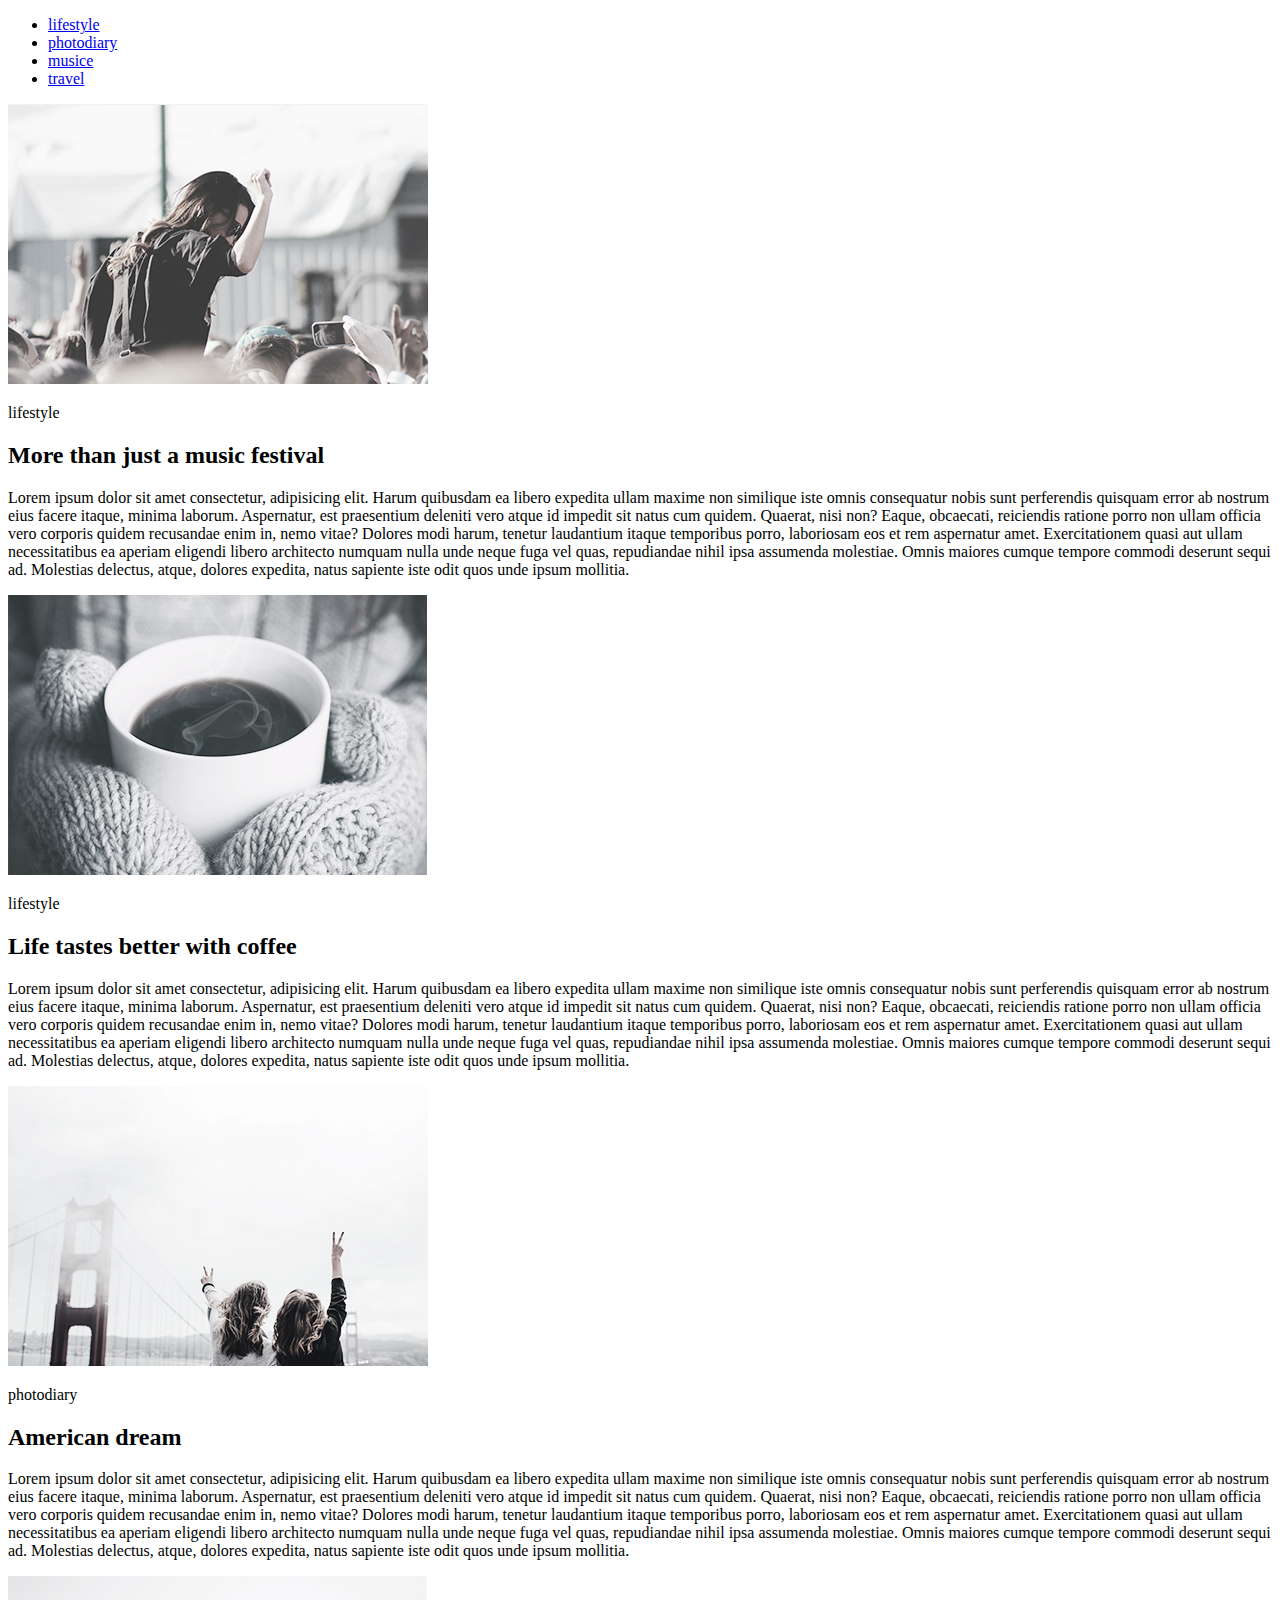
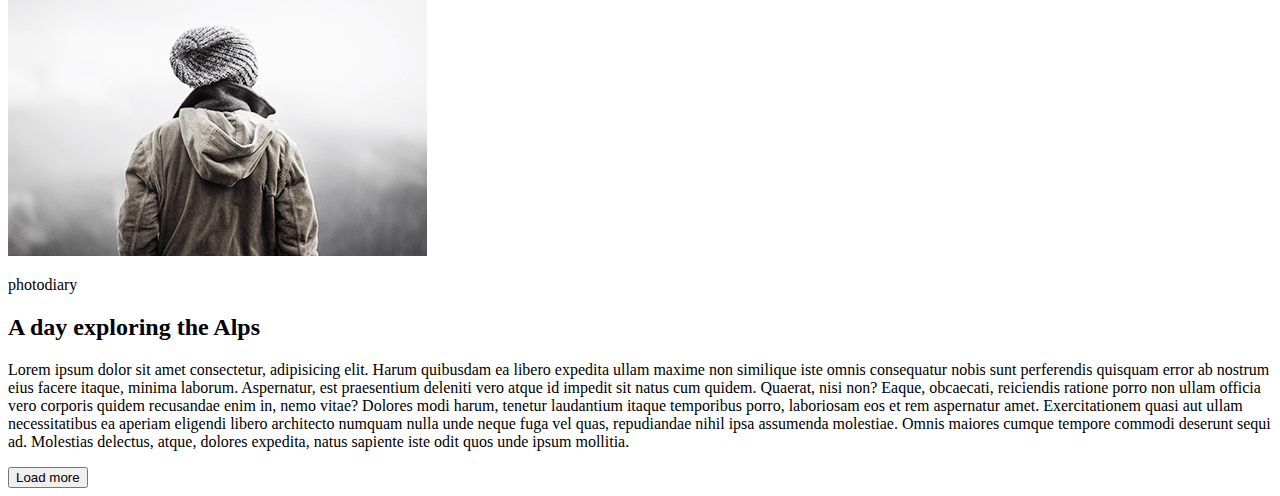
<file: homework-01/index.html>
<!DOCTYPE html>
<html lang="en">
<head>
  <meta charset="UTF-8">
  <meta name="viewport" content="width=device-width, initial-scale=1.0">
  <meta http-equiv="X-UA-Compatible" content="ie=edge">
  <title>Homework1</title>
</head>
<body>
  <div>
    <ul>
      <li><a href="#">lifestyle</a></li>
      <li><a href="#">photodiary</a></li>
      <li><a href="#">musice</a></li>
      <li><a href="#">travel</a></li>
    </ul>
  </div>
<div>
  <img src="img/photo1.jpg" alt="">
  <p>lifestyle</p>
  <h2>More than just a music festival</h2>
  <p>Lorem ipsum dolor sit amet consectetur, adipisicing elit. Harum quibusdam ea libero expedita ullam maxime non similique iste omnis consequatur nobis sunt perferendis quisquam error ab nostrum eius facere itaque, minima laborum. Aspernatur, est praesentium deleniti vero atque id impedit sit natus cum quidem. Quaerat, nisi non? Eaque, obcaecati, reiciendis ratione porro non ullam officia vero corporis quidem recusandae enim in, nemo vitae? Dolores modi harum, tenetur laudantium itaque temporibus porro, laboriosam eos et rem aspernatur amet. Exercitationem quasi aut ullam necessitatibus ea aperiam eligendi libero architecto numquam nulla unde neque fuga vel quas, repudiandae nihil ipsa assumenda molestiae. Omnis maiores cumque tempore commodi deserunt sequi ad. Molestias delectus, atque, dolores expedita, natus sapiente iste odit quos unde ipsum mollitia.</p>
</div>
<div>
  <img src="img/photo2.jpg" alt="">
  <p>lifestyle</p>
  <h2>Life tastes better with coffee</h2>
  <p>Lorem ipsum dolor sit amet consectetur, adipisicing elit. Harum quibusdam ea libero expedita ullam maxime non similique iste omnis consequatur nobis sunt perferendis quisquam error ab nostrum eius facere itaque, minima laborum. Aspernatur, est praesentium deleniti vero atque id impedit sit natus cum quidem. Quaerat, nisi non? Eaque, obcaecati, reiciendis ratione porro non ullam officia vero corporis quidem recusandae enim in, nemo vitae? Dolores modi harum, tenetur laudantium itaque temporibus porro, laboriosam eos et rem aspernatur amet. Exercitationem quasi aut ullam necessitatibus ea aperiam eligendi libero architecto numquam nulla unde neque fuga vel quas, repudiandae nihil ipsa assumenda molestiae. Omnis maiores cumque tempore commodi deserunt sequi ad. Molestias delectus, atque, dolores expedita, natus sapiente iste odit quos unde ipsum mollitia.</p>
</div>
<div>
  <img src="img/Photo3.jpg" alt="">
  <p>photodiary</p>
  <h2>American dream</h2>
  <p>Lorem ipsum dolor sit amet consectetur, adipisicing elit. Harum quibusdam ea libero expedita ullam maxime non similique iste omnis consequatur nobis sunt perferendis quisquam error ab nostrum eius facere itaque, minima laborum. Aspernatur, est praesentium deleniti vero atque id impedit sit natus cum quidem. Quaerat, nisi non? Eaque, obcaecati, reiciendis ratione porro non ullam officia vero corporis quidem recusandae enim in, nemo vitae? Dolores modi harum, tenetur laudantium itaque temporibus porro, laboriosam eos et rem aspernatur amet. Exercitationem quasi aut ullam necessitatibus ea aperiam eligendi libero architecto numquam nulla unde neque fuga vel quas, repudiandae nihil ipsa assumenda molestiae. Omnis maiores cumque tempore commodi deserunt sequi ad. Molestias delectus, atque, dolores expedita, natus sapiente iste odit quos unde ipsum mollitia.</p>
</div>
<div>
  <img src="img/Photo4.jpg" alt="">
  <p>photodiary</p>
  <h2>A day exploring the Alps</h2>
  <p>Lorem ipsum dolor sit amet consectetur, adipisicing elit. Harum quibusdam ea libero expedita ullam maxime non similique iste omnis consequatur nobis sunt perferendis quisquam error ab nostrum eius facere itaque, minima laborum. Aspernatur, est praesentium deleniti vero atque id impedit sit natus cum quidem. Quaerat, nisi non? Eaque, obcaecati, reiciendis ratione porro non ullam officia vero corporis quidem recusandae enim in, nemo vitae? Dolores modi harum, tenetur laudantium itaque temporibus porro, laboriosam eos et rem aspernatur amet. Exercitationem quasi aut ullam necessitatibus ea aperiam eligendi libero architecto numquam nulla unde neque fuga vel quas, repudiandae nihil ipsa assumenda molestiae. Omnis maiores cumque tempore commodi deserunt sequi ad. Molestias delectus, atque, dolores expedita, natus sapiente iste odit quos unde ipsum mollitia.</p>
</div>
<button>Load more</button>
</body>
</html>
</file>
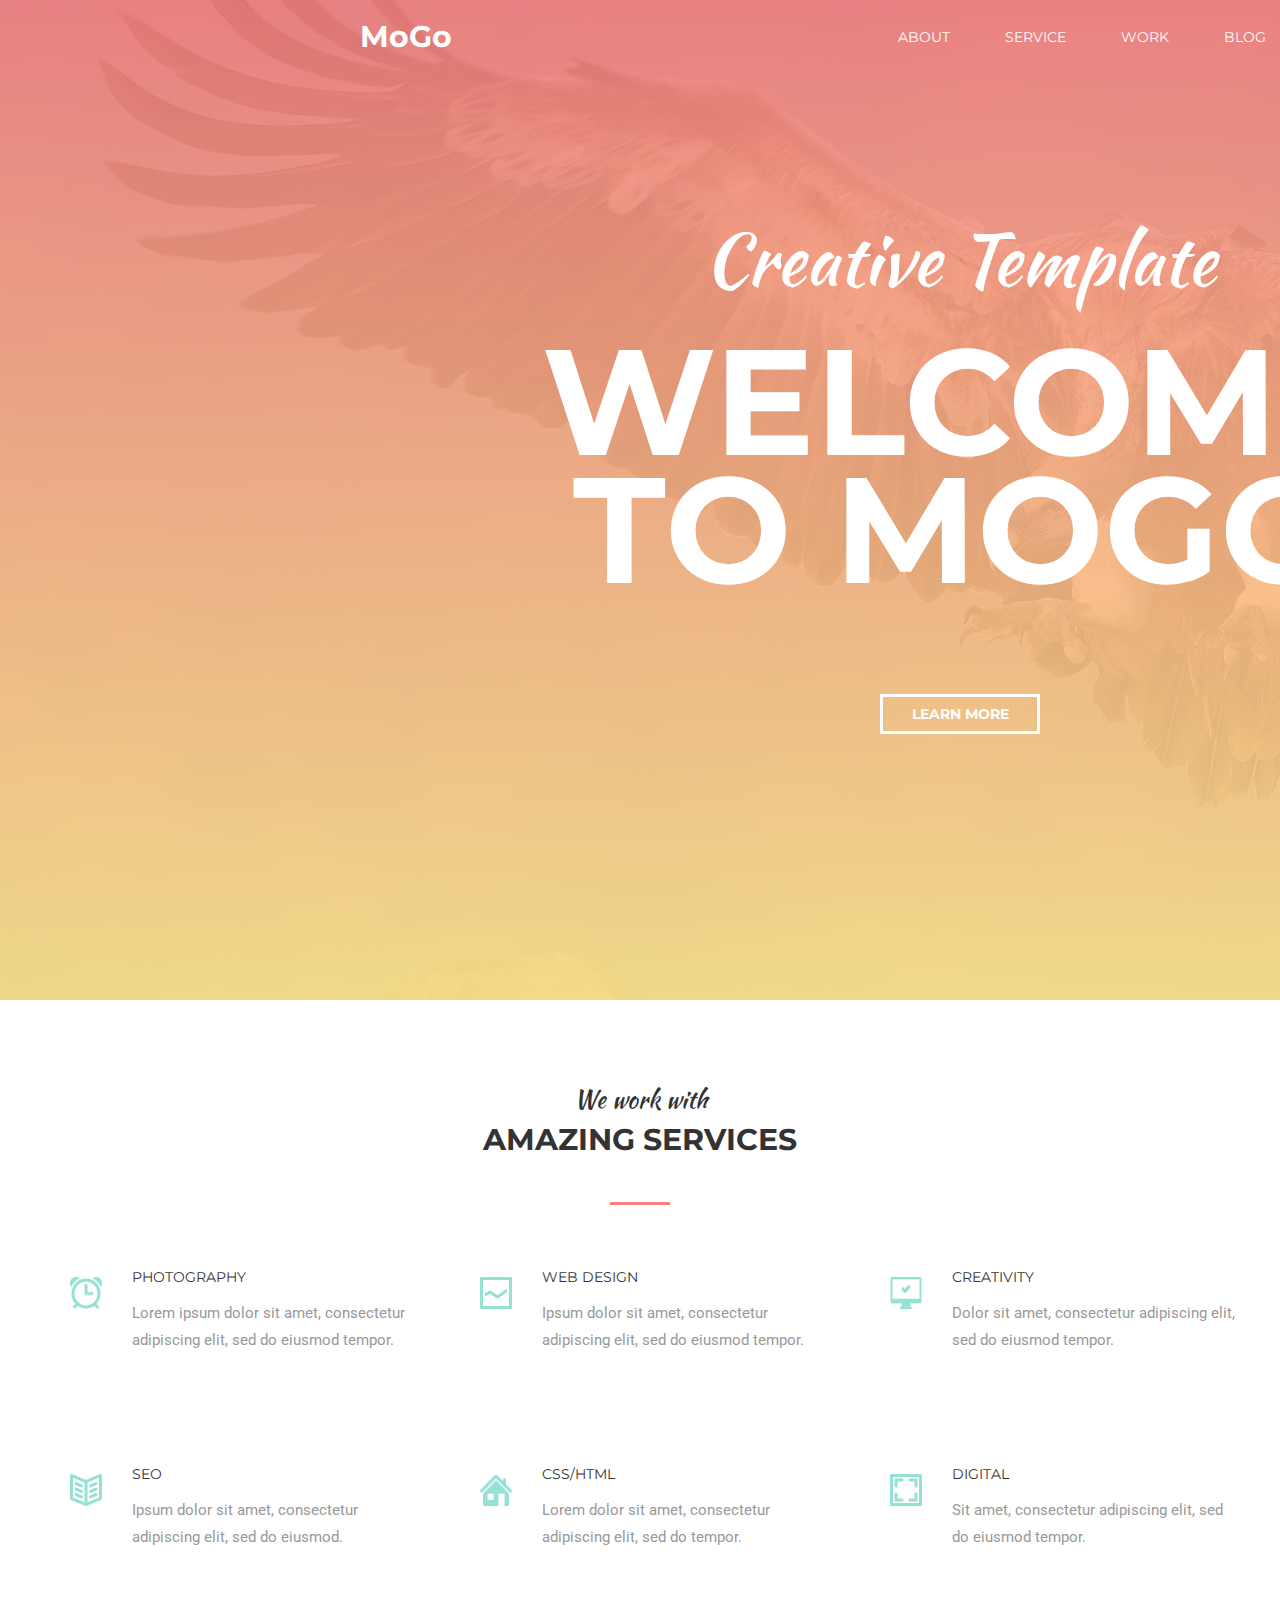
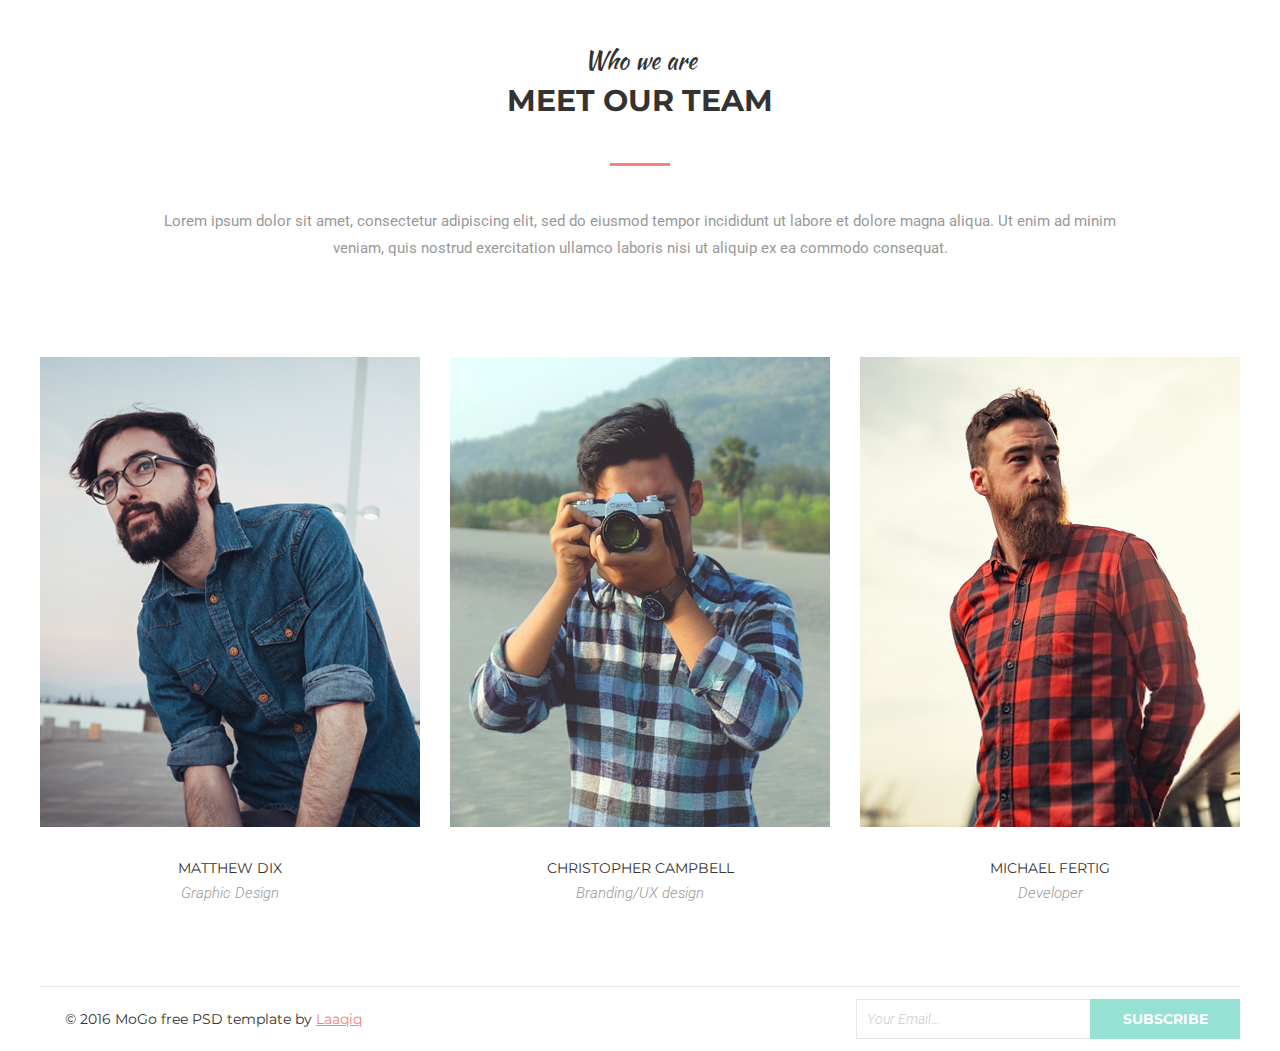
<file: Homework10/index.html>
<!DOCTYPE html>
<html lang="en">

<head>
    <meta charset="UTF-8">
    <meta name="viewport" content="width=device-width, initial-scale=1.0">
    <meta http-equiv="X-UA-Compatible" content="ie=edge">
    <link rel="stylesheet" href="style/normalie.css">
    <link href="https://fonts.googleapis.com/css?family=Kaushan+Script|Montserrat:400,700|Roboto:300i,400&display=swap"
        rel="stylesheet">
    <link rel="stylesheet" href="style/style.css">
    <title>Homework10</title>
</head>

<body>

    <div class="banner container">
        <header class="header container">
            <h1 class="logo"><a class="link" href="#">MoGo</a></h1>
            <nav class="navigation">
                <ul class="nav-list">
                    <li class="nav-list_item"><a class="link nav-list_link" href="#">about</a></li>
                    <li class="nav-list_item"><a class="link nav-list_link" href="#">service</a></li>
                    <li class="nav-list_item"><a class="link nav-list_link" href="#">work</a></li>
                    <li class="nav-list_item"><a class="link nav-list_link" href="#">blog</a></li>
                    <li class="nav-list_item"><a class="link nav-list_link" href="#">contact</a></li>
                    <li class="nav-list_item--icon">
                        <a class="link nav-list_link icon-link" href="#">
                            <svg class="menu-icon">
                                <use xlink:href="img/icon-social/symbol-defs.svg#cart"></use>
                            </svg>
                        </a>
                    </li>
                    <li class="nav-list_item--icon">
                        <a class="link nav-list_link icon-link" href="#">
                            <svg class="menu-icon">
                                <use xlink:href="img/icon-social/symbol-defs.svg#search"></use>
                            </svg>
                        </a>
                    </li>
                </ul>
            </nav>
        </header>
        <div class="banner-text container">
            <h2 class="banner-text_title">Creative Template <span class="banner-text_title--span">Welcome<span
                        class="span"> to MoGo</span></span></h2>
            <button class="banner-button">learn more</button>
        </div>

    </div>

    <section class="service container">
        <h2 class="service-title">We work with<span class="service-title_span">amazing services</span></h2>
        <ul class="service-list">
            <li class="service-list_item">
                <img class="service-list_item--icon" src="img/icon-service/alarm.png" alt="photography" width="32"
                    height="32">
                <div class="service-list_item--text">
                    <h3 class="service-list_item--title">photography</h3>
                    <p class="service-list_item--description">Lorem ipsum dolor sit amet, consectetur adipiscing elit,
                        sed do eiusmod
                        tempor.</p>
                </div>
            </li>
            <li class="service-list_item">
                <img class="service-list_item--icon" src="img/icon-service/web-design.png" alt="web_design" width="32"
                    height="32">
                <div class="service-list_item--text">
                    <h3 class="service-list_item--title">web design</h3>
                    <p class="service-list_item--description">Ipsum dolor sit amet, consectetur adipiscing elit, sed do
                        eiusmod
                        tempor.</p>
                </div>
            </li>
            <li class="service-list_item">
                <img class="service-list_item--icon" src="img/icon-service/creativity.png" alt="creativity" width="32"
                    height="32">
                <div class="service-list_item--text">
                    <h3 class="service-list_item--title">creativity</h3>
                    <p class="service-list_item--description">Dolor sit amet, consectetur adipiscing elit, sed do
                        eiusmod tempor.</p>
                </div>
            </li>
            <li class="service-list_item">
                <img class="service-list_item--icon" src="img/icon-service/seo.png" alt="seo" width="32" height="32">
                <div class="service-list_item--text">
                    <h3 class="service-list_item--title">seo</h3>
                    <p class="service-list_item--description">Ipsum dolor sit amet, consectetur adipiscing elit, sed do
                        eiusmod.</p>
                </div>
            </li>
            <li class="service-list_item">
                <img class="service-list_item--icon" src="img/icon-service/css-html.png" alt="css/html" width="32"
                    height="32">
                <div class="service-list_item--text">
                    <h3 class="service-list_item--title">css/html</h3>
                    <p class="service-list_item--description">Lorem dolor sit amet, consectetur adipiscing elit, sed do
                        tempor.</p>
                </div>
            </li>
            <li class="service-list_item">
                <img class="service-list_item--icon" src="img/icon-service/digital.png" alt="digital" width="32"
                    height="32">
                <div class="service-list_item--text">
                    <h3 class="service-list_item--title">digital</h3>
                    <p class="service-list_item--description">Sit amet, consectetur adipiscing elit, sed do eiusmod
                        tempor.</p>
                </div>
            </li>
        </ul>
    </section>

    <section class="team container">
        <h2 class="team-title">Who we are <span class="team-title_span">Meet our team</span></h2>
        <p class="team-description">Lorem ipsum dolor sit amet, consectetur adipiscing elit, sed do eiusmod tempor
            incididunt
            ut labore et dolore magna aliqua. Ut enim ad minim veniam, quis nostrud exercitation ullamco laboris nisi ut
            aliquip ex ea commodo consequat.</p>
        <div class="our-team">
            <div class="team-card">
                <div class="team-card_overlay">
                    <div class="overlay">
                        <ul class="team-list-socials">
                            <li class="team-list-item">
                                <a class="team-link" href="#">
                                    <svg class="team-icon">
                                        <use xlink:href="img/icon-social/symbol-defs.svg#facebook"></use>
                                    </svg>
                                </a>
                            </li>
                            <li class="team-list-item">
                                <a class="team-link" href="#">
                                    <svg class="team-icon">
                                        <use href="img/icon-social/symbol-defs.svg#twitter"></use>
                                    </svg>
                                </a>
                            </li>
                            <li class="team-list-item">
                                <a class="team-link" href="#">
                                    <svg class="team-icon">
                                        <use href="img/icon-social/symbol-defs.svg#pinterest"></use>
                                    </svg>
                                </a>
                            </li>
                            <li class="team-list-item">
                                <a class="team-link" href="#">
                                    <svg class="team-icon">
                                        <use href="img/icon-social/symbol-defs.svg#instagram"></use>
                                    </svg>
                                </a>
                            </li>
                        </ul>
                    </div>
                    <img srcset="img/team/team-1.jpg 380w, img/team/team-1@2x.jpg 760w" sizes="380px"
                        src="img/team/team-1.jpg" alt="matthew dix" height="470">
                </div>
                <div class="team-list_item--text">
                    <h3 class="team-list_item--name">matthew dix</h3>
                    <p class="team-list_item--description">Graphic Design</p>
                </div>
            </div>
            <div class="team-card">
                <div class="team-card_overlay">
                    <div class="overlay">
                        <ul class="team-list-socials">
                            <li class="team-list-item">
                                <a class="team-link" href="#">
                                    <svg class="team-icon">
                                        <use xlink:href="img/icon-social/symbol-defs.svg#facebook"></use>
                                    </svg>
                                </a>
                            </li>
                            <li class="team-list-item">
                                <a class="team-link" href="#">
                                    <svg class="team-icon">
                                        <use href="img/icon-social/symbol-defs.svg#twitter"></use>
                                    </svg>
                                </a>
                            </li>
                            <li class="team-list-item">
                                <a class="team-link" href="#">
                                    <svg class="team-icon">
                                        <use href="img/icon-social/symbol-defs.svg#pinterest"></use>
                                    </svg>
                                </a>
                            </li>
                            <li class="team-list-item">
                                <a class="team-link" href="#">
                                    <svg class="team-icon">
                                        <use href="img/icon-social/symbol-defs.svg#instagram"></use>
                                    </svg>
                                </a>
                            </li>
                        </ul>
                    </div>
                    <img srcset="img/team/team-2.jpg 380w, img/team/team-2@2x.jpg 760w" sizes="380px"
                        src="img/team/team-2.jpg" alt="christopher campbell" height="470">
                </div>
                <div class="team-list_item--text">
                    <h3 class="team-list_item--name">christopher campbell</h3>
                    <p class="team-list_item--description">Branding/UX design</p>
                </div>
            </div>
            <div class="team-card">
                <div class="team-card_overlay">
                    <div class="overlay">
                        <ul class="team-list-socials">
                            <li class="team-list-item">
                                <a class="team-link" href="#">
                                    <svg class="team-icon">
                                        <use xlink:href="img/icon-social/symbol-defs.svg#facebook"></use>
                                    </svg>
                                </a>
                            </li>
                            <li class="team-list-item">
                                <a class="team-link" href="#">
                                    <svg class="team-icon">
                                        <use href="img/icon-social/symbol-defs.svg#twitter"></use>
                                    </svg>
                                </a>
                            </li>
                            <li class="team-list-item">
                                <a class="team-link" href="#">
                                    <svg class="team-icon">
                                        <use href="img/icon-social/symbol-defs.svg#pinterest"></use>
                                    </svg>
                                </a>
                            </li>
                            <li class="team-list-item">
                                <a class="team-link" href="#">
                                    <svg class="team-icon">
                                        <use href="img/icon-social/symbol-defs.svg#instagram"></use>
                                    </svg>
                                </a>
                            </li>
                        </ul>
                    </div>
                    <img srcset="img/team/team-3.jpg 380w, img/team/team-3@2x.jpg 760w" sizes="380px"
                        src="img/team/team-3.jpg" alt="michael fertig" height="470">
                </div>
                <div class="team-list_item--text">
                    <h3 class="team-list_item--name">michael fertig</h3>
                    <p class="team-list_item--description">Developer</p>
                </div>
            </div>
        </div>
    </section>

    <footer class="footer container">
        <p class="footer-info">© 2016 MoGo free PSD template by
            <a href="#" class="footer-link">Laaqiq</a></p>
        <form class="footer-form" action="#">
            <input class="footer-form_input" type="email" placeholder="Your Email...">
            <button type="submit" class="footer-form_button">subscribe</button>
        </form>
    </footer>

</body>

</html>
</file>
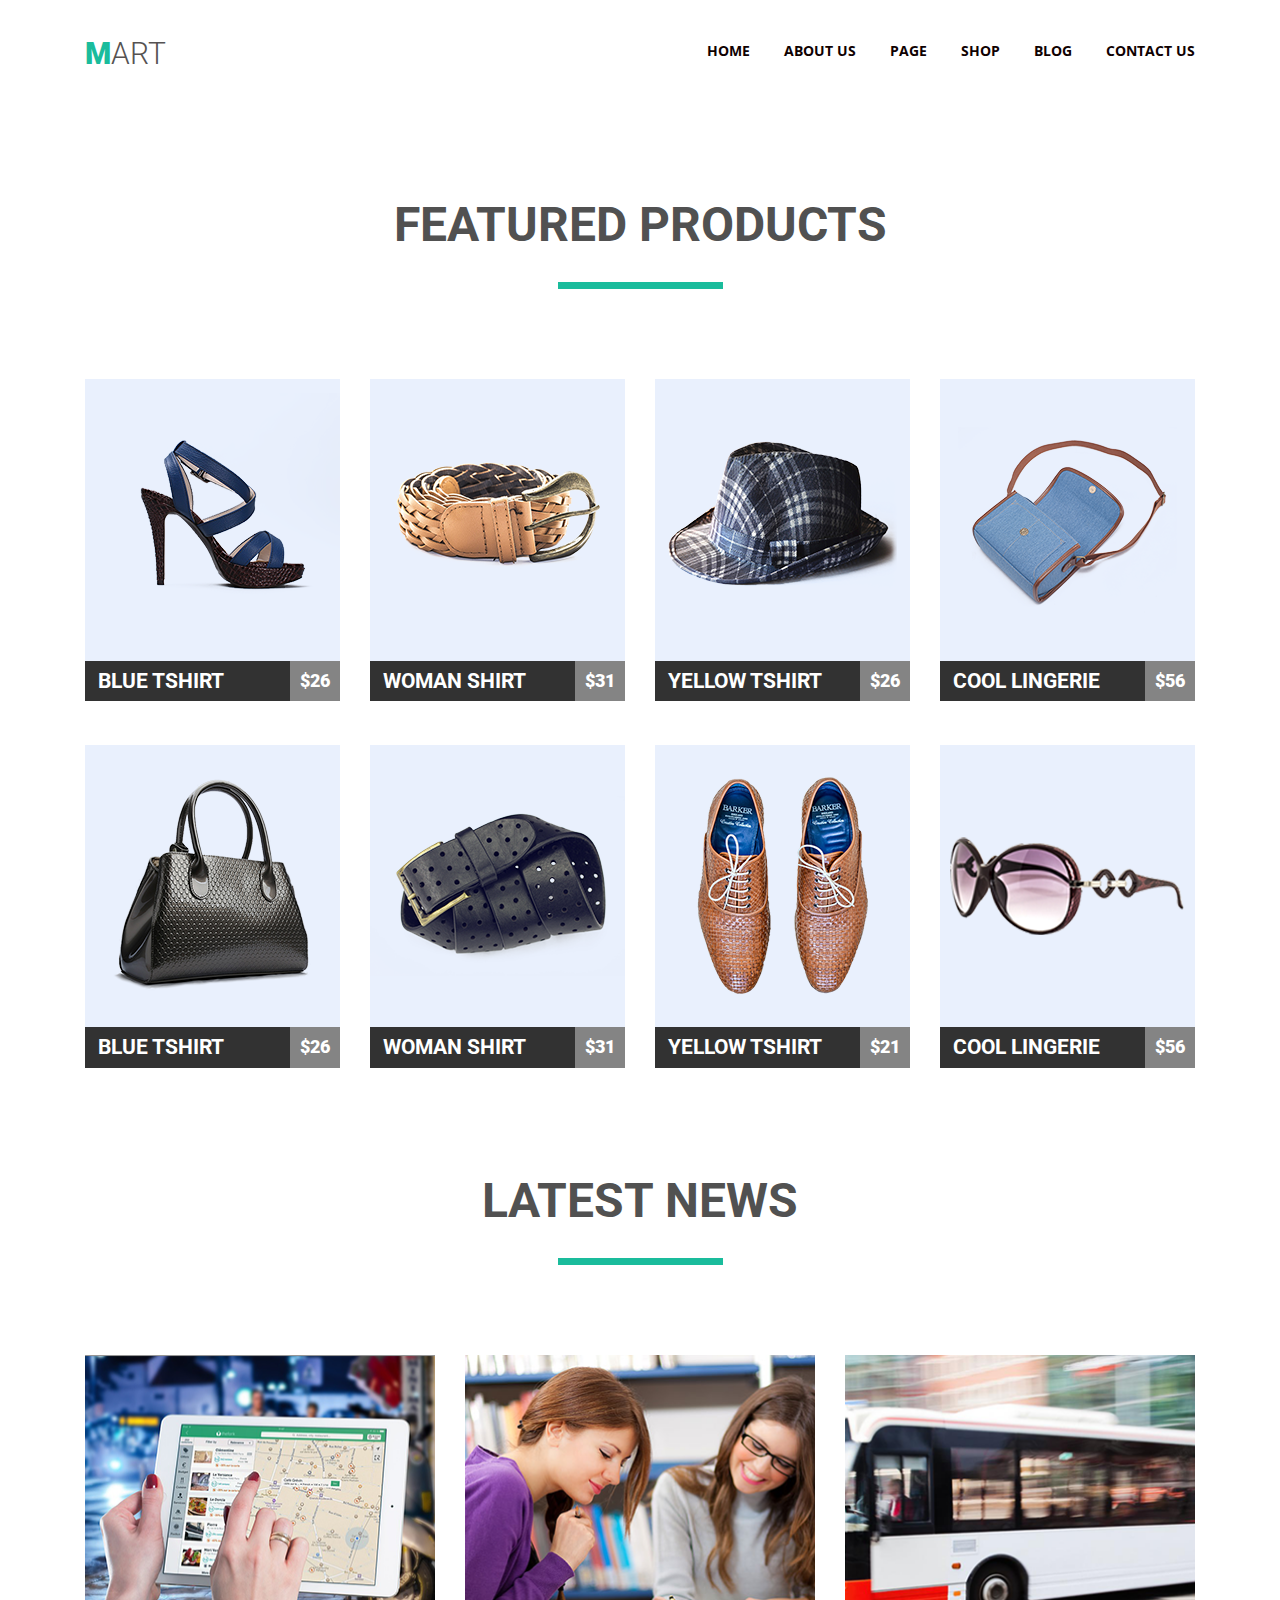
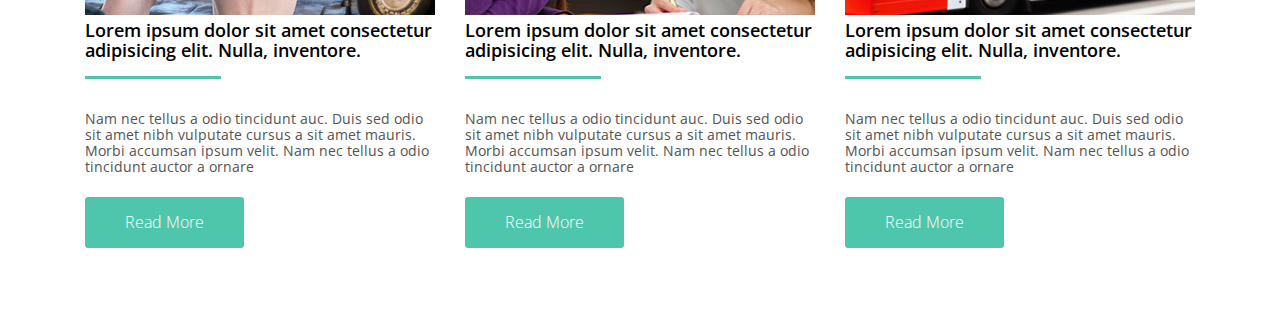
<file: Homework3/index.html>
<!DOCTYPE html>
<html lang="en">
<head>
    <meta charset="UTF-8">
    <meta name="viewport" content="width=device-width, initial-scale=1.0">
    <meta http-equiv="X-UA-Compatible" content="ie=edge">
    <link rel="stylesheet" href="style/normalize.css">
    <link rel="stylesheet" href="style/style.css">
    <link href="https://fonts.googleapis.com/css?family=Open+Sans:300,400,600,700|Roboto:300,900&display=swap" rel="stylesheet"> 
    <title>Homework3</title>
</head>
<body>
    <div class="wrapper">
        <div class="header clearfix">
            <a href="#"><h1 class="color">mart</h1></a>
            <nav class="navigation">
                <ul>
                    <li><a href="#" class="link">Home</a></li>
                    <li><a href="#" class="link">About Us</a></li>
                    <li><a href="#" class="link">page</a></li>
                    <li><a href="#" class="link">shop</a></li>
                    <li><a href="#" class="link">Blog</a></li>
                    <li><a href="#" class="link">Contact Us</a></li>
                </ul>
            </nav>
        </div>
        <div class="main clearfix">
            <h2>featured products</h2> 
            <div class="product">
                <a href="#"><img src="image/product1.png" class="image" width="255" height="282" alt=""></a>
                <div class="name-price">
                    <a href="#">
                    <h3 class="title3">Blue Tshirt</h3>
                    <p class="price">$26</p>
                    </a>    
                </div>
            </div> 
            <div class="product">
                <a href="#"><img src="image/product2.png" class="image" width="255" height="282" alt=""></a> 
                <div class="name-price">
                        <a href="#">
                        <h3 class="title3">WOMAN shirt</h3>
                        <p class="price">$31</p>
                        </a>    
                </div>
            </div>
            <div class="product">
                <a href="#"><img src="image/product3.png" class="image" width="255" height="282" alt=""></a>
                <div class="name-price">
                        <a href="#">
                        <h3 class="title3">YELLOW Tshirt</h3>
                        <p class="price">$26</p>
                        </a>   
                </div>   
            </div>
            <div class="product">
                <a href="#"><img src="image/product4.png" class="image" width="255" height="282" alt=""></a>
                <div class="name-price">
                        <a href="#">
                        <h3 class="title3">Cool lingerie</h3>
                        <p class="price">$56</p>
                        </a>    
                </div>
            </div>
            <div class="product">
                <a href="#"><img src="image/product5.png" class="image" width="255" height="282" alt=""></a>
                <div class="name-price">
                        <a href="#">
                        <h3 class="title3">Blue Tshirt</h3>
                        <p class="price">$26</p>
                        </a>  
                </div>
            </div>
            <div class="product">
                <a href="#"><img src="image/product6.png" class="image" width="255" height="282" alt=""></a>
                <div class="name-price">
                        <a href="#">
                        <h3 class="title3">WOMAN shirt</h3>
                        <p class="price">$31</p>
                        </a> 
                </div>       
            </div>
            <div class="product">
                <a href="#"><img src="image/product7.png" class="image" width="255" height="282" alt=""></a>
                <div class="name-price">
                        <a href="#">
                        <h3 class="title3">YELLOW Tshirt</h3>
                        <p class="price">$21</p>
                        </a>  
                </div>              
            </div>
            <div class="product">
                <a href="#"><img src="image/product8.png" class="image" width="255" height="282" alt=""></a>
                <div class="name-price">
                        <a href="#">
                        <h3 class="title3">Cool lingerie</h3>
                        <p class="price">$56</p>
                        </a>  
                </div>  
            </div>
        </div>   
        <div class="latter-news">
            <h2>latest news</h2>
            <div class="news">
                <img src="image/ipad.png" width="350" height="260" alt="">
                <h3 class="title2">Lorem ipsum dolor sit amet consectetur adipisicing elit. Nulla, inventore.</h3>
                <p class="paragraf">Nam nec tellus a odio tincidunt auc. Duis sed odio sit amet nibh vulputate cursus a sit amet mauris. Morbi accumsan ipsum velit. Nam nec tellus a odio tincidunt auctor a ornare</p>
                <a href="#" class="read">Read More</a>
            </div>
            <div class="news">
                <img src="image/girls.png" width="350" height="260" alt="">
                <h3 class="title2">Lorem ipsum dolor sit amet consectetur adipisicing elit. Nulla, inventore.</h3>
                <p class="paragraf">Nam nec tellus a odio tincidunt auc. Duis sed odio sit amet nibh vulputate cursus a sit amet mauris. Morbi accumsan ipsum velit. Nam nec tellus a odio tincidunt auctor a ornare</p>
                <a href="#" class="read">Read More</a>
            </div>
            <div class="news">
                <img src="image/bus.png" width="350" height="260" alt="">
                <h3 class="title2">Lorem ipsum dolor sit amet consectetur adipisicing elit. Nulla, inventore.</h3>
                <p class="paragraf">Nam nec tellus a odio tincidunt auc. Duis sed odio sit amet nibh vulputate cursus a sit amet mauris. Morbi accumsan ipsum velit. Nam nec tellus a odio tincidunt auctor a ornare</p>
                <a href="#" class="read">Read More</a>
            </div>
        </div> 
    </div>
</body>
</html>
</file>
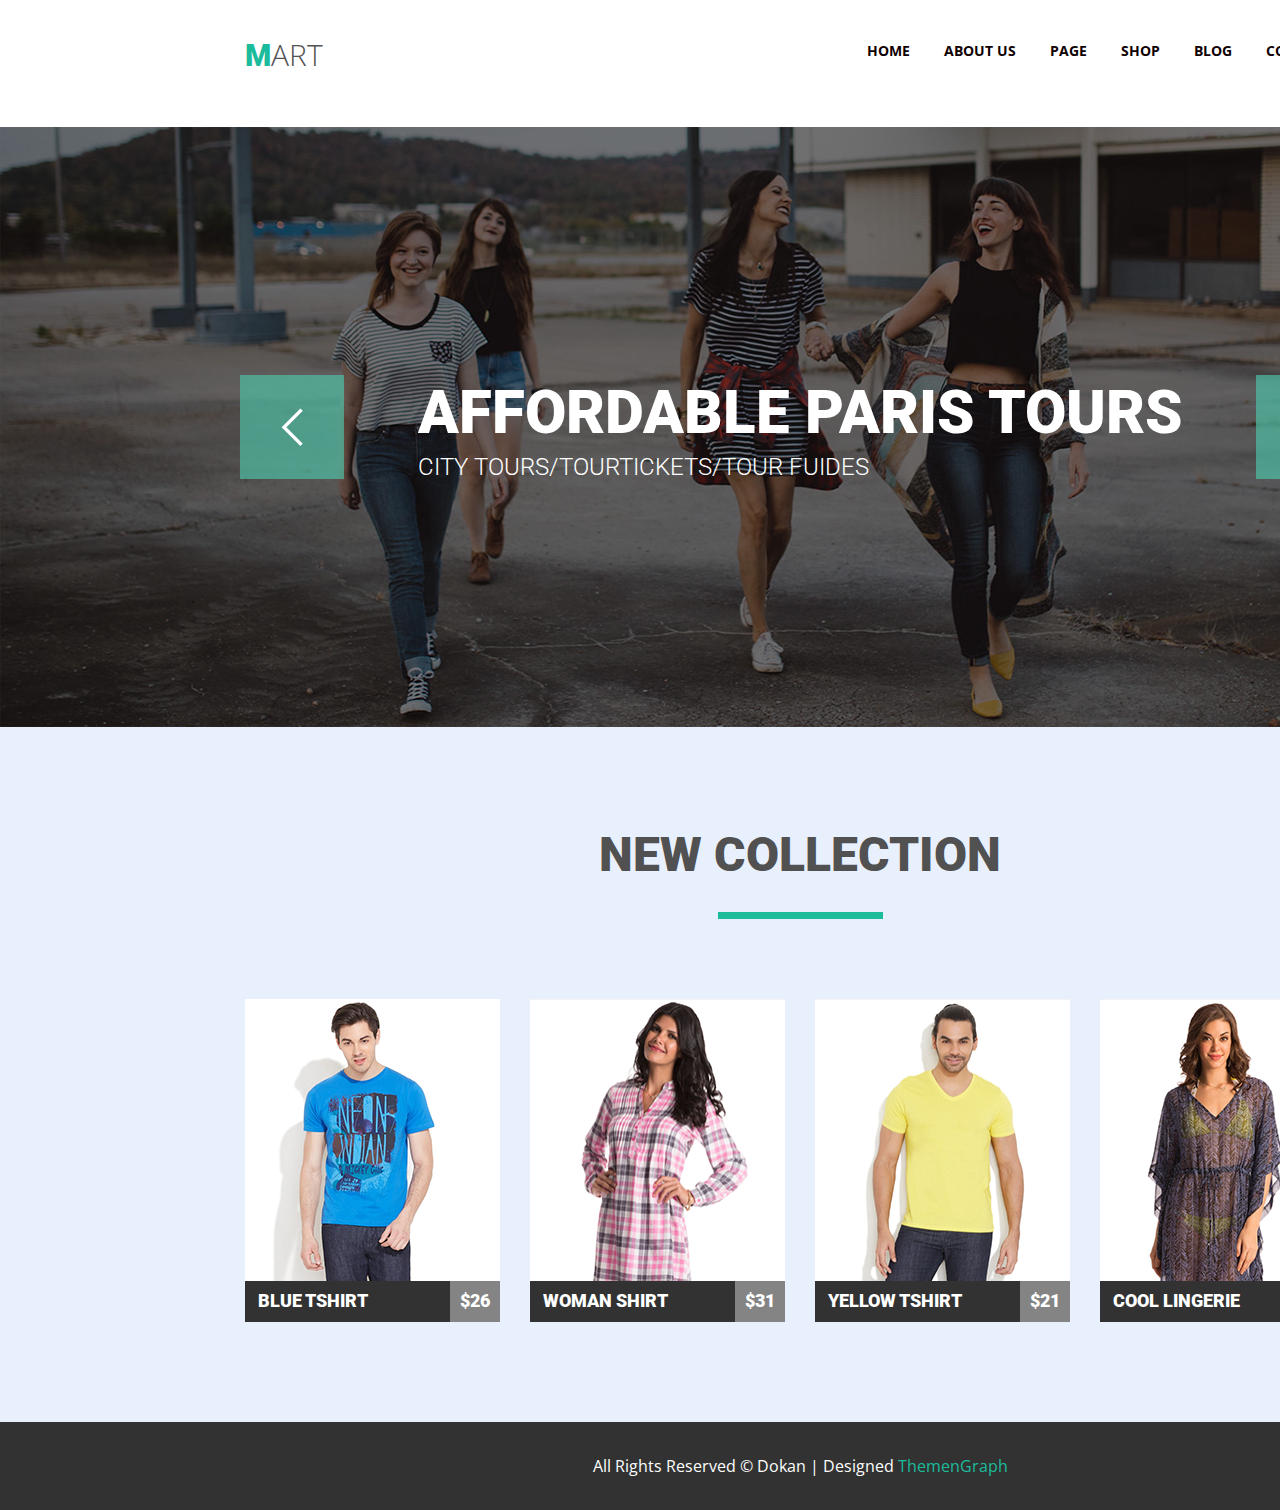
<file: Homework5/index.html>
<!DOCTYPE html>
<html lang="en">
<head>
    <meta charset="UTF-8">
    <meta name="viewport" content="width=device-width, initial-scale=1.0">
    <meta http-equiv="X-UA-Compatible" content="ie=edge">
    <link rel="stylesheet" href="style/normalize.css">
    <link href="https://fonts.googleapis.com/css?family=Open+Sans:400,700|Roboto:300,900&display=swap" rel="stylesheet"> 
    <link rel="stylesheet" href="style/style.css">
    <title>Document</title>
</head>
<body>
    <div class="wrapper">
        <header class="clearfix">
            <h1 class="logo"><a href="#" class="logo_color">mart</a></h1>
            <nav>
                <ul>
                    <li><a href="#" class="linkup">home</a></li>
                    <li><a href="#" class="linkup">about us</a></li>
                    <li><a href="#" class="linkup">page</a></li>
                    <li><a href="#" class="linkup">shop</a></li>
                    <li><a href="#" class="linkup">blog</a></li>
                    <li><a href="#" class="linkup">contact us</a></li>
                </ul>
            </nav>
        </header>
        <main>
        <div class="main-slider">
            <button class="slider slider_left"><img src="image/slider.left.png" alt=""></button>
            <button class="slider slider_right"><img src="image/slider.right.png" alt=""></button>
        </div>
            <img src="image/Слой 0.png" class="main_image" width="1600" height="600" alt="">
        <div class="h2_h3">
            <h2><a href="#" class="main_h">affordable paris tours</a></h2>
            <p class="main_h3">city tours/tourtickets/tour fuides</p>
        </div>
        </main>
        <section>
             <div class="group clearfix">
                <h2 class="new1"><a href="#" class="new">new collection</a></h2>
                <div class="product">
                    <div class="overlay"></div>
                    <div class="groupbutton clearfix">
                        <div class="icon_first_line">
                            <button type="button" class="background"><img src="image/icon 1.png" class="icon icon1" width="48" height="48" alt=""></button>
                            <button type="button" class="background"><img src="image/icon 2.png" class="icon icon2" width="48" height="48" alt=""></button>
                            <button type="button" class="background"><img src="image/icon 3.png" class="icon icon3" width="48" height="48" alt=""></button>
                        </div>
                        <p class="bigbutton"><button type="button" class="button1"><img src="image/icon 4.png" class="icon4" width="48" height="48" alt="">add to cart</button></p>
                    </div> 
                    <img src="image/slide1.png" width="255" height="282" alt="">
                    <div class="nameproduct clearfix">
                        <h3 class="name"><a href="#" class="linkinside">blue tshirt</a></h3>
                        <p class="price">$26</p>
                    </div>
                </div>
                <div class="product">
                    <div class="overlay"></div>
                    <div class="groupbutton clearfix">
                        <div class="icon_first_line">
                            <button type="button" class="background"><img src="image/icon 1.png" class="icon icon1" width="48" height="48" alt=""></button>
                            <button type="button" class="background"><img src="image/icon 2.png" class="icon icon2" width="48" height="48" alt=""></button>
                            <button type="button" class="background"><img src="image/icon 3.png" class="icon icon3" width="48" height="48" alt=""></button>
                        </div>
                        <p class="bigbutton"><button type="button" class="button1"><img src="image/icon 4.png" class="icon4" width="48" height="48" alt="">add to cart</button></p>
                    </div> 
                    <img src="image/slide2.png" width="255" height="282" alt="">
                    <div class="nameproduct clearfix">
                        <h3 class="name"><a href="#" class="linkinside">woman shirt</a></h3>
                        <p class="price">$31</p>
                    </div>
                </div>
                <div class="product">
                    <div class="overlay"></div>
                    <div class="groupbutton clearfix">
                        <div class="icon_first_line">
                            <button type="button" class="background"><img src="image/icon 1.png" class="icon icon1" width="48" height="48" alt=""></button>
                            <button type="button" class="background"><img src="image/icon 2.png" class="icon icon2" width="48" height="48" alt=""></button>
                            <button type="button" class="background"><img src="image/icon 3.png" class="icon icon3" width="48" height="48" alt=""></button>
                        </div>
                        <p class="bigbutton"><button type="button" class="button1"><img src="image/icon 4.png" class="icon4" width="48" height="48" alt="">add to cart</button></p>
                    </div> 
                    <img src="image/slide3.png" width="255" height="282" alt="">
                    <div class="nameproduct clearfix">
                        <h3 class="name"><a href="#" class="linkinside">yellow tshirt</a></h3>
                        <p class="price">$21</p>
                    </div>
                </div>
                <div class="product">
                    <div class="overlay"></div>
                    <div class="groupbutton clearfix">
                        <div class="icon_first_line">
                            <button type="button" class="background"><img src="image/icon 1.png" class="icon icon1" width="48" height="48" alt=""></button>
                            <button type="button" class="background"><img src="image/icon 2.png" class="icon icon2" width="48" height="48" alt=""></button>
                            <button type="button" class="background"><img src="image/icon 3.png" class="icon icon3" width="48" height="48" alt=""></button>
                        </div>
                        <p class="bigbutton"><button type="button" class="button1"><img src="image/icon 4.png" class="icon4" width="48" height="48" alt="">add to cart</button></p>
                    </div> 
                    <img src="image/slide4.png" width="255" height="282" alt="">
                    <div class="nameproduct clearfix">
                        <h3 class="name"><a href="#" class="linkinside">cool lingerie</a></h3>
                        <p class="price">$56</p>
                    </div>
                </div>
            </div>                         
        </section>                  
        <footer>
            <p class="dokan">All Rights Reserved © Dokan | Designed <span><a href="#" class="linl_themen">ThemenGraph</a></span></p>
        </footer>
    </div>
</body>
</html>
</file>
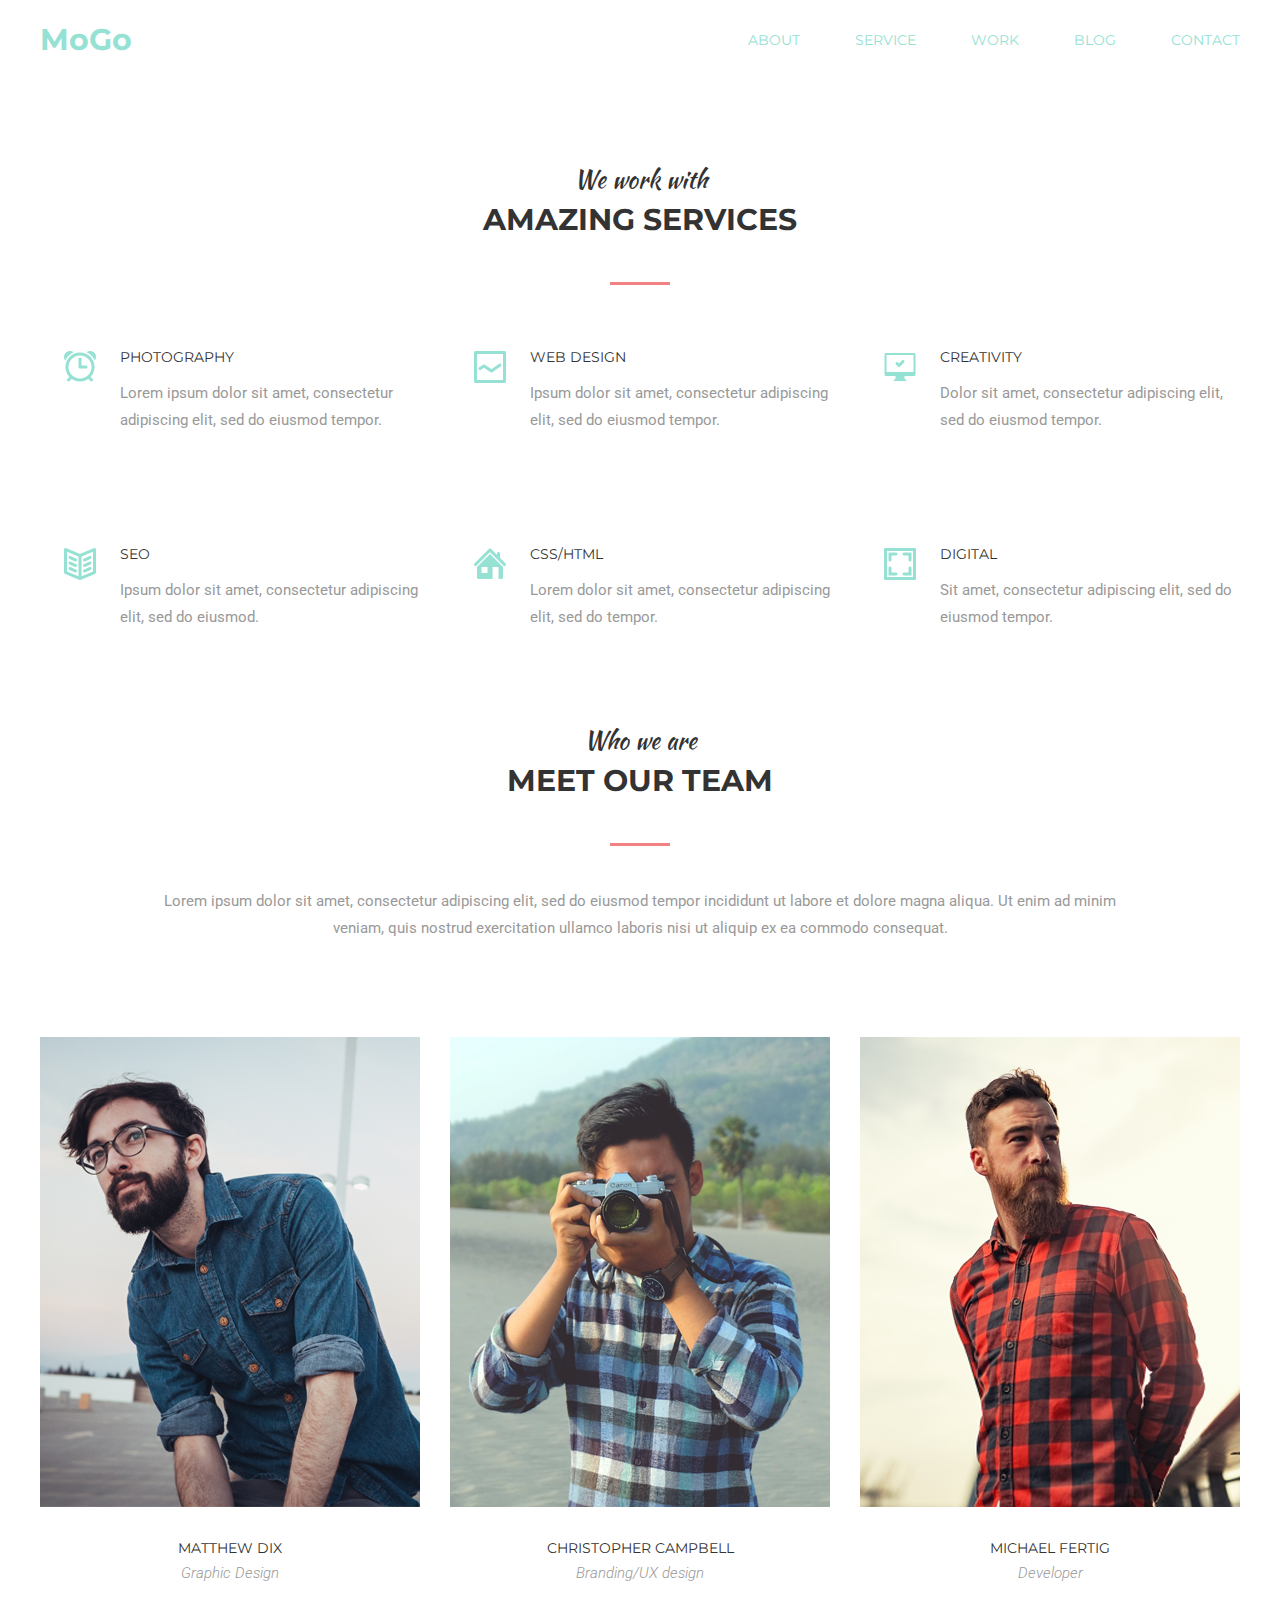
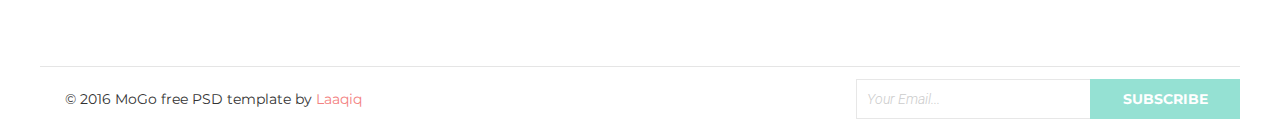
<file: Homework6/index.html>
<!DOCTYPE html>
<html lang="en">

<head>
    <meta charset="UTF-8">
    <meta name="viewport" content="width=device-width, initial-scale=1.0">
    <meta http-equiv="X-UA-Compatible" content="ie=edge">
    <link rel="stylesheet" href="css/normalize.css">
    <link href="https://fonts.googleapis.com/css?family=Kaushan+Script|Montserrat:400,700|Roboto:300i,400&display=swap"
        rel="stylesheet">
    <link rel="stylesheet" href="css/style.css">
    <title>Homework6</title>
</head>

<body>

    <div class="wrapper">
        <header class="header">
            <h1 class="logo"><a class="logo-link" href="#">MoGo</a></h1>
            <nav class="navigation">
                <ul class="nav-list">
                    <li class="list-item"><a class="menu" href="#">about</a></li>
                    <li class="list-item"><a class="menu" href="#">service</a></li>
                    <li class="list-item"><a class="menu" href="#">work</a></li>
                    <li class="list-item"><a class="menu" href="#">blog</a></li>
                    <li class="list-item"><a class="menu" href="#">contact</a></li>
                </ul>
            </nav>
        </header>

        <section class="service">
            <h2 class="title-service">We work with<span class="service-span">amazing services</span></h2>
            <div class="our-work">
                <ul class="list-service">
                    <li class="item-service">
                        <img src="img/icon-service/ALARM.png" alt="photography" width="80" height="80">
                        <div class="item-text">
                            <h3 class="title-work">photography</h3>
                            <p class="service-text">Lorem ipsum dolor sit amet, consectetur adipiscing elit, sed do
                                eiusmod tempor.</p>
                        </div>
                    </li>
                    <li class="item-service">
                        <img src="img/icon-service/web_design.png" alt="web_design" width="80" height="80">
                        <div class="item-text">
                            <h3 class="title-work">web design</h3>
                            <p class="service-text">Ipsum dolor sit amet, consectetur adipiscing elit, sed do eiusmod
                                tempor.</p>
                        </div>
                    </li>
                    <li class="item-service">
                        <img src="img/icon-service/creativity.png" alt="creativity" width="80" height="80">
                        <div class="item-text">
                            <h3 class="title-work">creativity</h3>
                            <p class="service-text">Dolor sit amet, consectetur adipiscing elit, sed do eiusmod tempor.
                            </p>
                        </div>
                    </li>
                    <li class="item-service">
                        <img src="img/icon-service/seo.png" alt="seo" width="80" height="80">
                        <div class="item-text">
                            <h3 class="title-work">seo</h3>
                            <p class="service-text">Ipsum dolor sit amet, consectetur adipiscing elit, sed do eiusmod.
                            </p>
                        </div>
                    </li>
                    <li class="item-service">
                        <img src="img/icon-service/css-html.png" alt="css/html" width="80" height="80">
                        <div class="item-text">
                            <h3 class="title-work">css/html</h3>
                            <p class="service-text">Lorem dolor sit amet, consectetur adipiscing elit, sed do tempor.
                            </p>
                        </div>
                    </li>
                    <li class="item-service">
                        <img src="img/icon-service/digital.png" alt="digital" width="80" height="80">
                        <div class="item-text">
                            <h3 class="title-work">digital</h3>
                            <p class="service-text">Sit amet, consectetur adipiscing elit, sed do eiusmod tempor.</p>
                        </div>
                    </li>
                </ul>
            </div>
        </section>

        <section class="team">
            <h2 class="title-team">Who we are <span class="team-span">Meet our team</span></h2>
            <p class="description">Lorem ipsum dolor sit amet, consectetur adipiscing elit, sed do eiusmod tempor
                incididunt ut labore et dolore magna aliqua. Ut enim ad minim veniam, quis nostrud exercitation ullamco
                laboris nisi ut aliquip ex ea commodo consequat.</p>
            <div class="our-team">
                <div class="team-card">
                    <div class="overlay-img">
                        <div class="overlay">
                            <div class="overlay-btn">
                                <a class="btn facebook" href="#"></a>
                                <a class="btn twitter" href="#"></a>
                                <a class="btn pinterest" href="#"></a>
                                <a class="btn instagram" href="#"></a>
                            </div>
                        </div>
                        <img src="img/team/dix.png" alt="matthew dix" width="380" height="470">
                    </div>
                    <div class="card-text">
                        <h3 class="name">matthew dix</h3>
                        <p class="position">Graphic Design</p>
                    </div>
                </div>
                <div class="team-card">
                    <div class="overlay-img">
                        <div class="overlay">
                            <div class="overlay-btn">
                                <a class="btn facebook" href="#"></a>
                                <a class="btn twitter" href="#"></a>
                                <a class="btn pinterest" href="#"></a>
                                <a class="btn instagram" href="#"></a>
                            </div>
                        </div>
                        <img src="img/team/christopher.png" alt="christopher campbell" width="380" height="470">
                    </div>
                    <div class="card-text">
                        <h3 class="name">christopher campbell</h3>
                        <p class="position">Branding/UX design</p>
                    </div>
                </div>
                <div class="team-card">
                    <div class="overlay-img">
                        <div class="overlay">
                            <div class="overlay-btn">
                                <a class="btn facebook" href="#"></a>
                                <a class="btn twitter" href="#"></a>
                                <a class="btn pinterest" href="#"></a>
                                <a class="btn instagram" href="#"></a>
                            </div>
                        </div>
                        <img src="img/team/michael.png" alt="michael fertig" width="380" height="470">
                    </div>
                    <div class="card-text">
                        <h3 class="name">michael fertig</h3>
                        <p class="position">Developer</p>
                    </div>
                </div>
            </div>
        </section>

        <footer class="footer">
            <p class="info">© 2016 MoGo free PSD template by <span class="footer-span"><a href="#"
                        class="footer-link">Laaqiq</a></span></p>
            <form class="form" action="#">
                <input class="input" type="email" placeholder="Your Email...">
                <button type="submit" class="submit">subscribe</button>
            </form>
        </footer>
    </div>
</body>

</html>
</file>
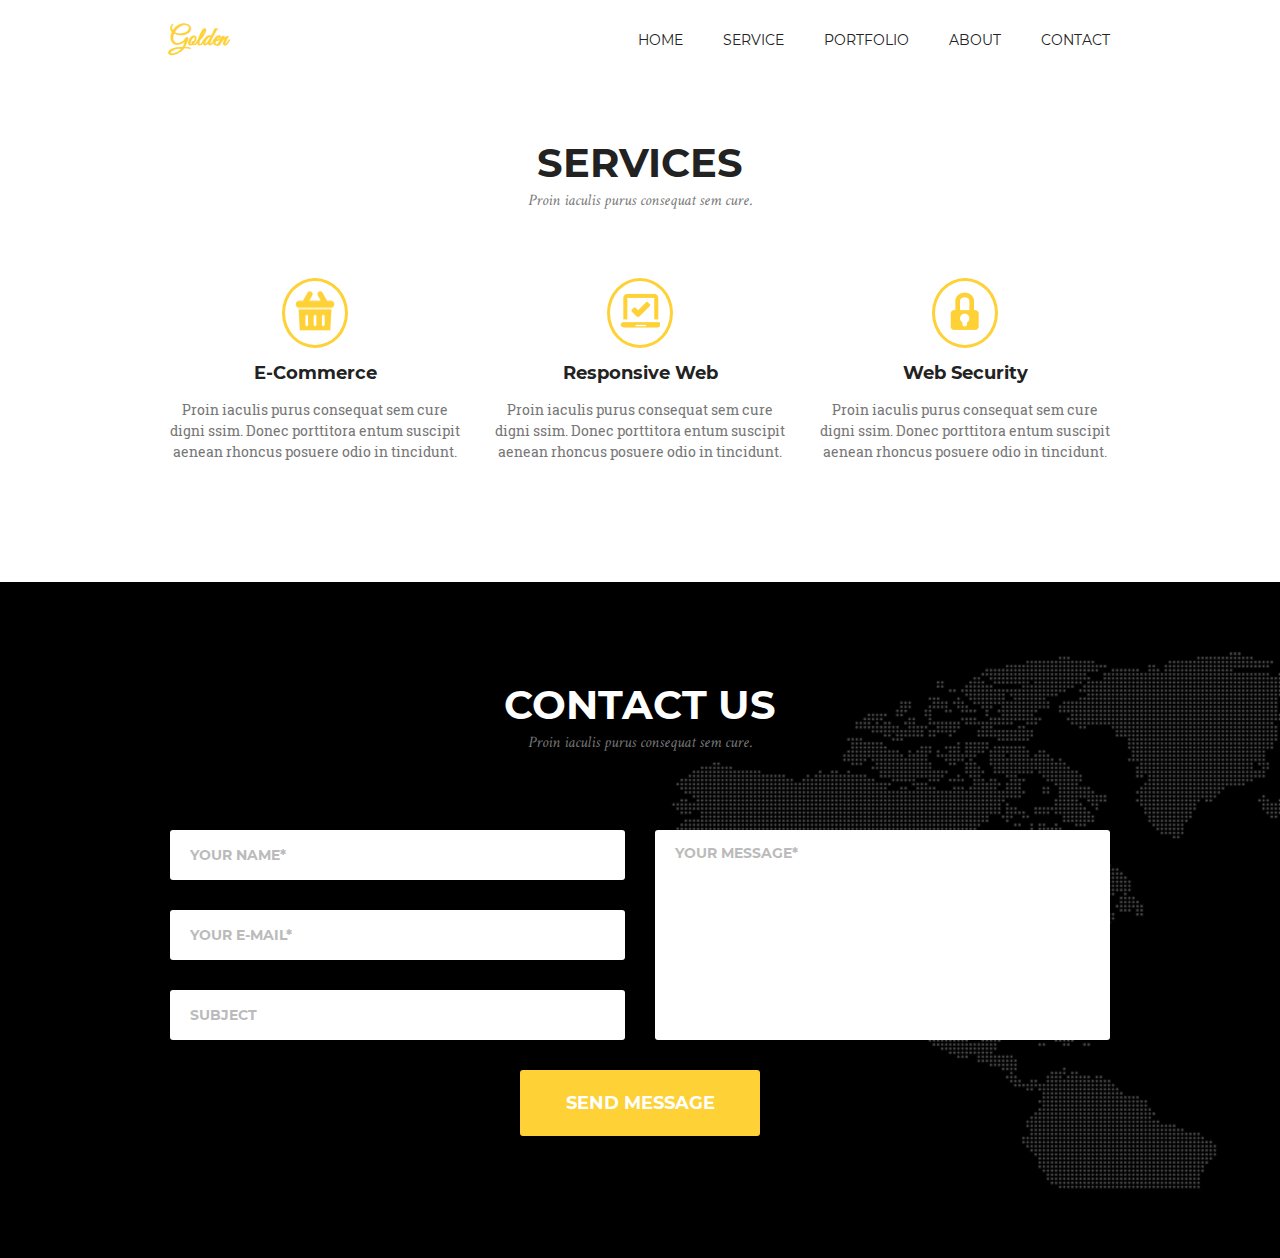
<file: homework7/index.html>
<!DOCTYPE html>
<html lang="en">
<head>
    <meta charset="UTF-8">
    <meta name="viewport" content="width=device-width, initial-scale=1.0">
    <meta http-equiv="X-UA-Compatible" content="ie=edge">
    <link rel="stylesheet" href="css/normalize.css">
    <link rel="stylesheet" href="css/style.css">
    <title>Homework7</title>
</head>

<body>
    <div class="wrapper">
        <header class="header container">
            <h1 class="logo"><a href="#" class="logo-link">Golden</a></h1>
            <nav class="navigation">
                <ul class="nav-list">
                    <li class="nav-item"><a href="#" class="nav-link">home</a></li>
                    <li class="nav-item"><a href="#" class="nav-link">service</a></li>
                    <li class="nav-item"><a href="#" class="nav-link">portfolio</a></li>
                    <li class="nav-item"><a href="#" class="nav-link">about</a></li>
                    <li class="nav-item"><a href="#" class="nav-link">contact</a></li>
                </ul>
            </nav>
        </header>
    

    <section class="service container">
            <h2 class="title-service">services</h2>
            <p class="text-service">Proin iaculis purus consequat sem cure.</p>
        <div class="our-work">
            <ul class="list-service">
                <li class="service-item">
                    <div class="circle">
                        <img src="img/service/commerce.png" alt="E-Commerce" width="40" height="40">
                    </div>
                        <h3 class="title-card">E-Commerce</h3>
                        <p class="text-card">Proin iaculis purus consequat sem cure 
                        digni ssim. Donec porttitora entum suscipit 
                        aenean rhoncus posuere odio in tincidunt.</p>
                </li>
                <li class="service-item">
                    <div class="circle">
                        <img src="img/service/responsive.png" alt="responsive" width="40" height="40">
                    </div>
                        <h3 class="title-card">Responsive Web</h3>
                        <p class="text-card">Proin iaculis purus consequat sem cure 
                        digni ssim. Donec porttitora entum suscipit 
                        aenean rhoncus posuere odio in tincidunt.</p>
                </li>
                <li class="service-item">
                    <div class="circle">
                        <img src="img/service/security.png" alt="security" width="40" height="40">
                    </div>
                        <h3 class="title-card">Web Security</h3>
                        <p class="text-card">Proin iaculis purus consequat sem cure 
                        digni ssim. Donec porttitora entum suscipit 
                        aenean rhoncus posuere odio in tincidunt.</p>
                </li>
            </ul>
        </div>
    </section>

    <section class="section-form">
        <div class="user-form  container">
            <div class="contact-us">
                <h2 class="title-contact">contact us</h2>
                <p class="text-contact">Proin iaculis purus consequat sem cure.</p>
            </div>
            <form action="#" class="form">
                <div class="all-input">
                    <div class="input-left">
                        <input type="text" class="input" placeholder="your name*" name="name" required>
                        <input type="email" class="input" placeholder="your e-mail*" name="email" required>
                        <input type="text" class="input" placeholder="subject" name="subject">
                    </div>
                    <textarea class="input input-message" name="message" rows="5" cols="45" placeholder="your message*" required></textarea>
                </div>
                    <button class="btn" type="submit">send message</button>
            </form>
        </div>
    </section>

</div>
</body>
</html>
</file>
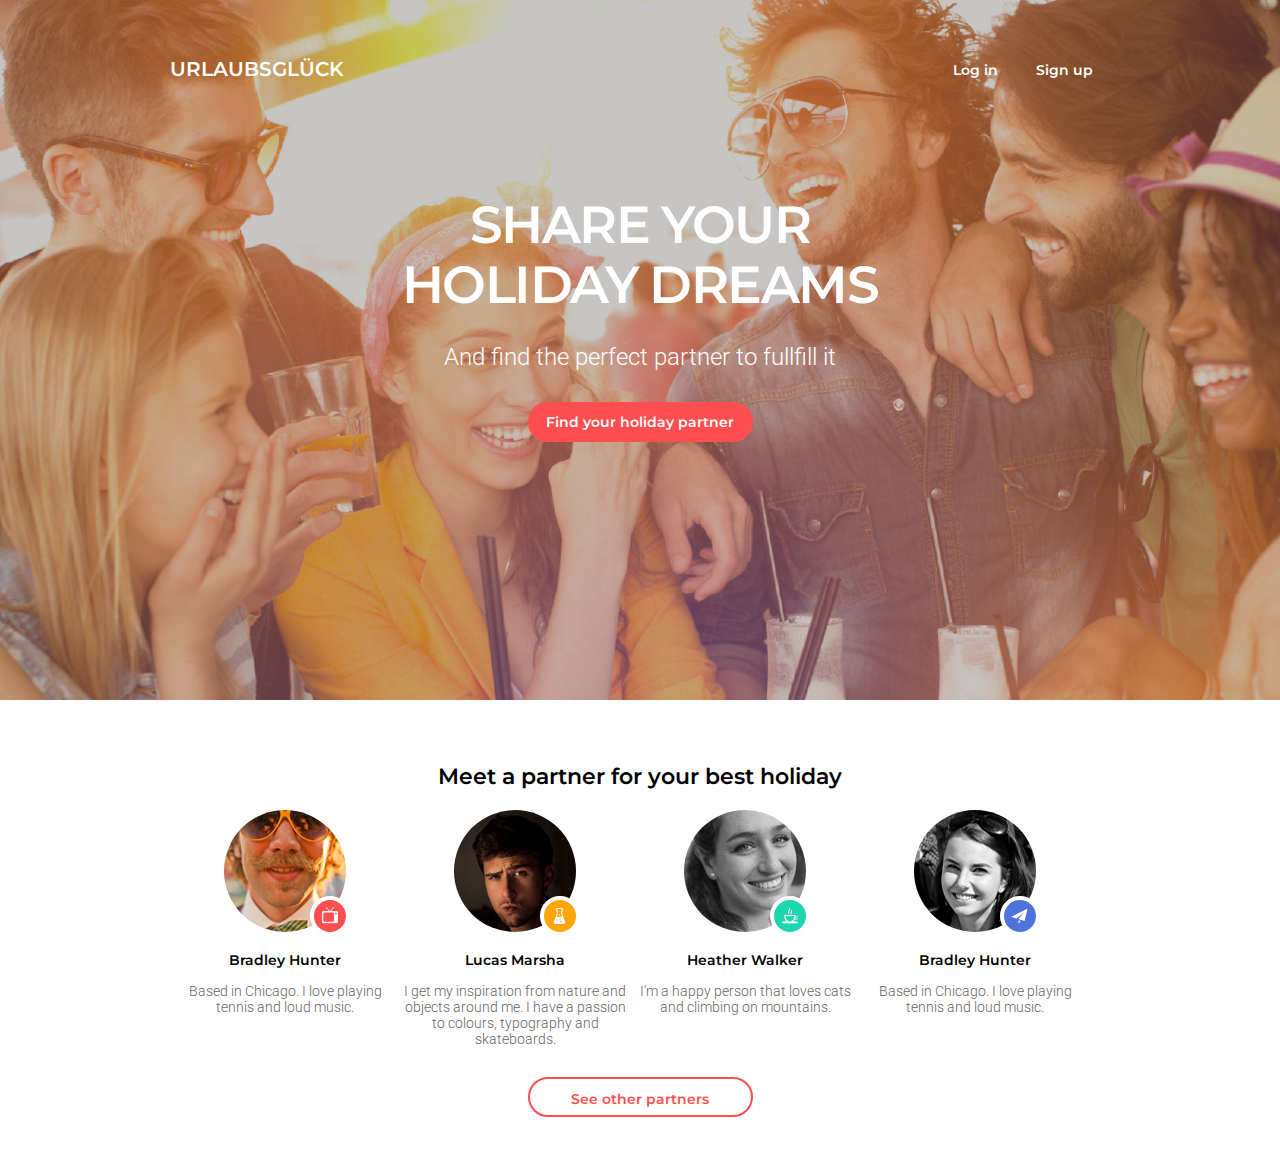
<file: Homework8/index.html>
<!DOCTYPE html>
<html lang="en">
<head>
    <meta charset="UTF-8">
    <meta name="viewport" content="width=device-width, initial-scale=1.0">
    <meta http-equiv="X-UA-Compatible" content="ie=edge">
    <link rel="stylesheet" href="style/normalize.css">
    <link href="https://fonts.googleapis.com/css?family=Montserrat:700|Roboto:300&display=swap" rel="stylesheet"> 
    <link rel="stylesheet" href="style/style.css">
    <link rel="stylesheet" href="style/media.css">
    <title>Homework8</title>
</head>
<body>
   
    <div class="wrapper">

        <div class="banner">
            <div class="image-banner">
                <img class="img-bn" src="img/banner.png" alt="banner" width="1440" height="540">              
            </div>
            <div class="banner-block">
                <div class="logo-btn">
                    <div class="btn-block">
                        <button type="submit" class="button">Log in</button>
                        <button type="submit" class="button">Sign up</button>
                    </div>
                        <h1 class="logo">urlaubsglück</h1>
                </div>                
                <div class="container">
                    <h2 class="title">Share your <span>holiday dreams</span></h2>
                    <p class="title-text">And find the perfect partner
                    to fullfill it</p>           
                    <a href="#" class="link-find">Find your holiday partner</a>
                </div>
            </div> 
        </div>

        <section class="partners-block container">
            <h2 class="title-partner">Meet a partner for your
                    best holiday</h2>
            <div class="all-partners">
                <div class="partner">
                    <div class="img-partner hunter">
                        <img class="img-photo" src="img/photo/hunter.png" alt="Bradley Hunter" width="122" height="122">
                    </div>
                        <h3 class="name">Bradley Hunter</h3>
                        <p class="partner-text">Based in Chicago. I love playing tennis and loud music.</p>
                </div>
                <div class="partner">
                    <div class="img-partner marsha">
                        <img class="img-photo" src="img/photo/marsha.png" alt="Lucas Marsha" width="122" height="122">
                    </div>
                        <h3 class="name">Lucas Marsha</h3>
                        <p class="partner-text">I get my inspiration from nature and objects around me. I have a passion to colours, typography and skateboards.</p>
                    </div>
                <div class="partner">
                    <div class="img-partner walker">
                        <img class="img-photo" src="img/photo/walker.png" alt="Heather Walker" width="122" height="122">
                    </div>
                        <h3 class="name">Heather Walker</h3>
                        <p class="partner-text">I'm a happy person that loves cats and climbing on mountains.</p>
                </div>
                <div class="partner">
                    <div class="img-partner bradley">
                        <img class="img-photo" src="img/photo/bradley.png" alt="Bradley Hunter" width="122" height="122">
                    </div>
                        <h3 class="name">Bradley Hunter</h3>
                        <p class="partner-text">Based in Chicago. I love playing tennis and loud music.</p>
                </div>
            </div>
                    <a href="#" class="link-see">See other partners</a>
                </section>

    </div>

</body>
</html>
</file>
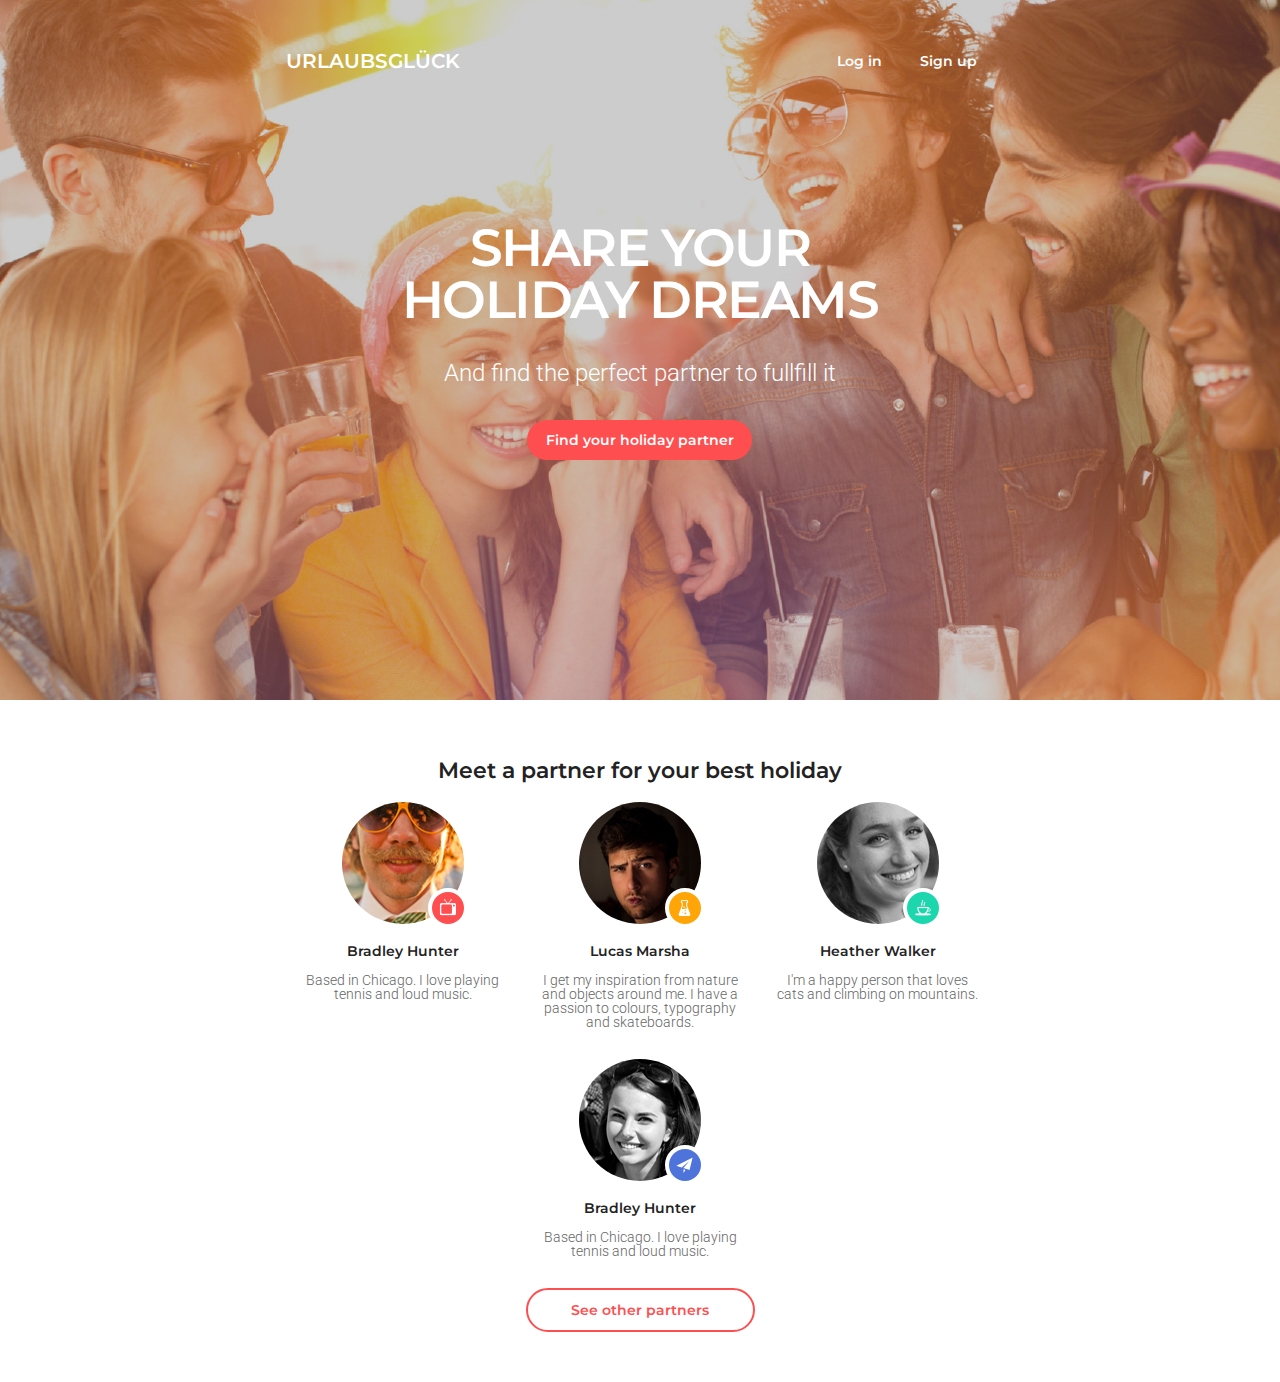
<file: Homework9/index.html>
<!DOCTYPE html>
   <html lang="en">
   <head>
       <meta charset="UTF-8">
       <meta name="viewport" content="width=device-width, initial-scale=1.0">
       <meta http-equiv="X-UA-Compatible" content="ie=edge">
       <link rel="stylesheet" href="style/reset.css">
       <link href="https://fonts.googleapis.com/css?family=Montserrat:700|Roboto:300&display=swap" rel="stylesheet">
       <link rel="stylesheet" href="style/grid.css">
       <link rel="stylesheet" href="style/style.css">
       
       <title>Homework9</title>
   </head>
   <body>
<div class="wrapper">
       <div class="banner">
       <div class="container">
           <div class="row ">
               <div class="col-12">
                   <header class="masthead">
                        <div class="row justify-content-between logo-btn">
                            <div class="col-12 col-md-4 btn-block">
                                <button type="submit" class="button">Log in</button>
                                <button type="submit" class="button">Sign up</button>
                            </div>
                            <div class="col-12 col-md-4">
                                <h1 class="logo">urlaubsglück</h1>
                            </div>
                        </div>
                   </header>
               </div>
           </div>
       </div>
       <div class="container">
           <div class="row justify-content-center">
               <div class="col-12 col-md-8">
                    <h2 class="title">Share your <span>holiday dreams</span></h2>
                    <p class="title-text">And find the perfect partner
                    to fullfill it</p>           
                    <a href="#" class="link-find">Find your holiday partner</a>
               </div>
           </div>
       </div>
        </div>

        <div class="container">
                <div class="row">
                    <div class="col-12">
                        <section class="partners-block">
                                <div class="row justify-content-center">
                                    <div class="col-12">
                                        <h2 class="title-partner">Meet a partner for your
                                            best holiday</h2>
                                    </div>
                                    <div class="col-12">
                                        <div class="row partner-cards justify-content-center">

                                            <div class="col-12 col-md-4 col-xl-3">
                                                <div class="partner">
                                                    <div class="img-partner hunter">
                                                        <img class="img-photo" src="img/photo/hunter.png" alt="Bradley Hunter" width="122" height="122">
                                                    </div>
                                                        <h3 class="name">Bradley Hunter</h3>
                                                        <p class="partner-text">Based in Chicago. I love playing tennis and loud music.</p>
                                                </div>
                                            </div>

                                            <div class="col-12 col-md-4 col-xl-3">
                                                <div class="partner">
                                                    <div class="img-partner marsha">
                                                        <img class="img-photo" src="img/photo/marsha.png" alt="Lucas Marsha" width="122" height="122">
                                                    </div>
                                                        <h3 class="name">Lucas Marsha</h3>
                                                        <p class="partner-text">I get my inspiration from nature and objects around me. I have a passion to colours, typography and skateboards.</p>
                                                </div>
                                            </div>

                                            <div class="col-12 col-md-4 col-xl-3">
                                                <div class="partner">
                                                    <div class="img-partner walker">
                                                        <img class="img-photo" src="img/photo/walker.png" alt="Heather Walker" width="122" height="122">
                                                    </div>
                                                        <h3 class="name">Heather Walker</h3>
                                                        <p class="partner-text">I'm a happy person that loves cats and climbing on mountains.</p>
                                                </div>
                                            </div>

                                            <div class="col-12 col-md-4 col-xl-3">
                                                <div class="partner">
                                                    <div class="img-partner bradley">
                                                        <img class="img-photo" src="img/photo/bradley.png" alt="Bradley Hunter" width="122" height="122">
                                                    </div>
                                                        <h3 class="name">Bradley Hunter</h3>
                                                        <p class="partner-text">Based in Chicago. I love playing tennis and loud music.</p>
                                                </div>
                                            </div>
                                        </div>
                                        
                                                <a href="#" class="link-see">See other partners</a>
                                    </div>
                                </div>                          
                        </section>
                    </div>
                </div>           
        </div>
    </div>
   </body>
   </html>
</file>
<file: Homework10/style/style.css>
* {
    margin: 0;
    padding: 0;
    -webkit-box-sizing: border-box;
            box-sizing: border-box;
} 

.container {
    width: 1200px;
    margin: auto;
}

.banner {
    display: block;
    min-width: 1920px;
    height: 1000px;
    background-size: cover;

    margin-bottom: 80px;
    background: -webkit-gradient( linear, left top, left bottom, from(rgba(243,129,129, 0.9)), to(rgba(252,227,138, 0.9))), url(../img/banner.png) no-repeat;
    background: -o-linear-gradient( rgba(243,129,129, 0.9), rgba(252,227,138, 0.9)), url(../img/banner.png) no-repeat;
    background: linear-gradient( rgba(243,129,129, 0.9), rgba(252,227,138, 0.9)), url(../img/banner.png) no-repeat;
}

.header {
    display: -webkit-box;
    display: -ms-flexbox;
    display: flex;
    -webkit-box-pack: justify;
        -ms-flex-pack: justify;
            justify-content: space-between;
    -webkit-box-align: center;
        -ms-flex-align: center;
            align-items: center;
    margin-bottom: 120px;
}

.logo {
    font-family: 'Montserrat', sans-serif;
    font-weight: 700;
    font-size: 30px;   
}


.nav-list_item {
    position: relative;
    display: inline-block;
    text-transform: uppercase;
    font-family: 'Montserrat', sans-serif;
    font-weight: 400;
    font-size: 14px;
}

.nav-list_item--icon {
    position: relative;
    display: inline-block;
}

.nav-list_item--icon:not(:last-child),
.nav-list_item {
    margin-right: 55px;
}

.link {
    text-decoration: none;
    color: #ffffff;
}

.menu-icon {
    display: inline-block;
    width: 20px;
    height: 20px;
    fill: #ffffff;
  }

  .icon-link {
    display: -webkit-box;
    display: -ms-flexbox;
    display: flex;
    -webkit-box-align: center;
        -ms-flex-align: center;
            align-items: center;
    -webkit-box-pack: center;
        -ms-flex-pack: center;
            justify-content: center;
    width: 30px;
    height: 30px;
    border: none;
  }

.menu-icon:hover {
fill: rgb(252,227,138);
}

.list-item:hover ::after {
    content: "";
    display: table;
    clear: both;
    position: absolute;
    background-color: rgb(252,227,138);
    margin-top: 12px;
    width: 100%;
    height: 3px;
}

.nav-list {
    display: -webkit-box;
    display: -ms-flexbox;
    display: flex;
    -webkit-box-align: center;
        -ms-flex-align: center;
            align-items: center;
}

.nav-list_link:hover {
    color: rgb(252,227,138);
}

.banner-text {
text-align: center;
line-height: 8em;
}

.banner-text_title {
    font-family: 'Kaushan Script', cursive;
    font-weight: 400;
    color: #ffffff;
    font-size: 72px;
}

.banner-text_title--span {
    display: block;
    font-family: 'Montserrat', sans-serif;
    font-weight: 700;
    font-size: 150px;
    text-transform: uppercase;
    margin-top: 15px;
}

.span {
    display: block;
}

.banner-button {
    background-color: transparent;
    border: 3px solid #ffffff;
    color: #ffffff;
    text-transform: uppercase;
    width: 160px;
    height: 40px;
    font-size: 14px;
    font-family: 'Montserrat', sans-serif;
    font-weight: 700;
    margin-top: 100px;
}


.service-title, 
.team-title {
    text-align: center;
    line-height: 40px;
    font-size: 24px;
    font-family: 'Kaushan Script', cursive;
    font-weight: 400;
    color: rgb(51, 51, 51);
}

.team-title::after,
.service-title::after {
    content: "";
    display: table;
    clear: both;
    background-color: #f38181;
    width: 60px;
    height: 3px;
    margin: 42px auto; 
}

.service-title_span,
.team-title_span {
    display: block;
    text-transform: uppercase;
    font-size: 30px;
    font-family: 'Montserrat', sans-serif;
    font-weight: 700;
    color: rgb(51, 51, 51);
}

.service-list {
    display: -webkit-box;
    display: -ms-flexbox;
    display: flex;
    -ms-flex-wrap: wrap;
        flex-wrap: wrap;
    -webkit-box-pack: justify;
        -ms-flex-pack: justify;
            justify-content: space-between;
}

.service-list_item {
    display: -webkit-box;
    display: -ms-flexbox;
    display: flex;
    width: 380px;
    margin-bottom: 90px;
}

.service-list_item--icon {
margin: 30px;
fill: rgb(149, 225, 211); 
}

.service-list_item--title {
    margin-top: 22px;
    margin-bottom: 15px;
    text-transform: uppercase;
    font-size: 14px;
    font-family: 'Montserrat', sans-serif;
    font-weight: 400;
    color: rgb(51, 51, 51);
}

.service-list_item--description {
    font-size: 15px;
    font-family: 'Roboto', sans-serif;
    font-weight: 400;
    color: rgb(153, 153, 153);
    line-height: 1.8;
}

/* .team {
    display: flex;
    justify-content: center;
    margin: 0 auto;
} */

.team-description {
    font-size: 15px;
    width: 980px;
    margin: 0 auto;
    text-align: center;
    display: block;
    font-family: 'Roboto', sans-serif;
    font-weight: 400;
    color: rgb(153, 153, 153);
    line-height: 1.8;
}

.our-team {
    padding-top: 95px;
    display: -webkit-box;
    display: -ms-flexbox;
    display: flex;
    -webkit-box-pack: justify;
        -ms-flex-pack: justify;
            justify-content: space-between;
}

.team-card {
    width: 380px;
    position: relative;
}

img {
    display: block;
}

.team-list_item--text {
    text-align: center;
    line-height: 1.7;
    padding-top: 30px;
    padding-bottom: 80px;
}

.team-list_item--name {
    text-transform: uppercase;
    font-size: 14px;
    font-family: 'Montserrat', sans-serif;
    font-weight: 400;
    color: rgb(51, 51, 51);
}

.team-list_item--description {
    font-size: 15px;
    font-family: 'Roboto', sans-serif;
    font-weight: 300;
    font-style: italic;
    color: rgb(153, 153, 153);
}

.team-card:hover .overlay {
    opacity: 1;
    -webkit-transition-duration: 200ms;
         -o-transition-duration: 200ms;
            transition-duration: 200ms;
    -webkit-transition-timing-function: linear;
         -o-transition-timing-function: linear;
            transition-timing-function: linear;
}
.team-card_overlay {
    position: relative;
} 

.team-card_overlay:hover {
    -webkit-transform: translate(-10px, -10px);
        -ms-transform: translate(-10px, -10px);
            transform: translate(-10px, -10px);
    -webkit-transition-duration: 200ms;
         -o-transition-duration: 200ms;
            transition-duration: 200ms;
    -webkit-transition-timing-function: linear;
         -o-transition-timing-function: linear;
            transition-timing-function: linear;
    -webkit-box-shadow: 10px 10px 0 rgb(149, 225, 211);
            box-shadow: 10px 10px 0 rgb(149, 225, 211); 
}

.overlay {
    display: -webkit-box;
    display: -ms-flexbox;
    display: flex;
    position: absolute;
    background-image: -webkit-gradient( linear, left top, left bottom, from(rgba(243,129,129,0.9)), to(rgba(252,227,138,0.9)));
    background-image: -o-linear-gradient( rgba(243,129,129,0.9) 0%, rgba(252,227,138,0.9) 100%);
    background-image: linear-gradient( rgba(243,129,129,0.9) 0%, rgba(252,227,138,0.9) 100%);
    -webkit-box-pack: center;
        -ms-flex-pack: center;
            justify-content: center;
    -webkit-box-align: center;
        -ms-flex-align: center;
            align-items: center;
    top: 0;
    left: 0;
    right: 0;
    bottom: 0;
    opacity: 0;
}

.team-list-socials {
    display: -webkit-box;
    display: -ms-flexbox;
    display: flex;
    margin: 0;
    padding: 0;
    list-style: none;
  }
  
  .team-list-item {
    margin-right: 1px;
  }
  
  .team-list-item:last-child {
    margin-right: 0;
  }
  
  .team-link {
    display: -webkit-box;
    display: -ms-flexbox;
    display: flex;
    -webkit-box-pack: center;
        -ms-flex-pack: center;
            justify-content: center;
    -webkit-box-align: center;
        -ms-flex-align: center;
            align-items: center;
    width: 55px;
    height: 55px;
    border: none;
    background-color: #fce38a;
  }

  
  .team-link:hover {
    background-color: #f38181;
  }
  
  .team-icon {
    display: inline-block;
    width: 30px;
    height: 30px;
    fill: #f38181;
  }

  .team-list-item:hover .team-icon {
    fill: #ffffff;
  }

.team::after {
    content: "";
    display: table;
    clear: both;
    background-color: rgb(229, 229, 229);   
    width: 1200px;
    height: 1px;
}

.footer {
    height: 64px;
    display: -webkit-box;
    display: -ms-flexbox;
    display: flex;
    -webkit-box-pack: justify;
        -ms-flex-pack: justify;
            justify-content: space-between;
    -webkit-box-align: center;
        -ms-flex-align: center;
            align-items: center;
}

.footer-link {
    color: #f38181;
}

.footer-info {
    font-size: 14px;
    padding-left: 25px;
    font-family: 'Montserrat', sans-serif;
    font-weight: 400;
    color: rgb(51, 51, 51);
}

.footer-form {
    display: -webkit-box;
    display: -ms-flexbox;
    display: flex;
}

.footer-form_button {
    text-transform: uppercase;
    font-size: 14px;
    background-color: rgb(149, 225, 211);
    width: 150px;
    height: 40px;
    border: none;
    font-family: 'Montserrat', sans-serif;
    font-weight: 700;
    color: rgb(255, 255, 255);
}
  
.footer-form_input {
    padding-left: 10px;
    width: 234px;
    height: 40px;
    border: 1px solid rgb(231, 231, 231); 
    border-right: none;
}
  
.footer-form_input::-webkit-input-placeholder {
    color: rgb(204, 204, 204);
    font-family: 'Roboto', sans-serif;
    font-weight: 300;
    font-style: italic;
    font-size: 14px;
}
  
.footer-form_input::-moz-placeholder {
    color: rgb(204, 204, 204);
    font-family: 'Roboto', sans-serif;
    font-weight: 300;
    font-style: italic;
    font-size: 14px;
}
  
.footer-form_input:-ms-input-placeholder {
    color: rgb(204, 204, 204);
    font-family: 'Roboto', sans-serif;
    font-weight: 300;
    font-style: italic;
    font-size: 14px;
}
  
.footer-form_input::-ms-input-placeholder {
    color: rgb(204, 204, 204);
    font-family: 'Roboto', sans-serif;
    font-weight: 300;
    font-style: italic;
    font-size: 14px;
}
  
.footer-form_input::placeholder {
    color: rgb(204, 204, 204);
    font-family: 'Roboto', sans-serif;
    font-weight: 300;
    font-style: italic;
    font-size: 14px;
}

@media (min-resoluion: 192dpi), (min-resoluion: 2dppx) {
    .banner {
    background: url(../img/banner@2x.png) no-repeat;
}
}
</file>
<file: Homework3/style/style.css>
*{
    box-sizing: border-box;
    padding: 0;
    margin: 0;
}
.wrapper {
    width: 1110px;
    margin: auto;
}

.color {
    font-family: 'Roboto', sans-serif;
    font-size: 30px;
    text-transform: uppercase;
    margin-top: 37px;
    color: #555252;
    font-weight: 300;
    float: left;
}
    
.color:first-letter {
    color: #1abc9c;
    font-weight: 900;
}

.navigation ul, li, .link {
    display: inline-block;
    color: #0f0101;
    text-decoration: none;
}

li {
    margin-right: 30px;
}

li:last-child {
    margin-right: 0px;
}

.navigation :hover {
    color: #1abc9c;
}

.navigation {
    font-family: 'Open Sans', sans-serif;
    font-weight: 700;
    text-transform: uppercase;
    font-size: 14px;
    margin-top: 43px;
    float: right;
}
 
.clearfix::after { 
    content: ""; 
    clear: both; 
    display: table; 
}

h2 {
    margin: 105px 0 90px 0;
    font-size: 48px;
    font-family: 'Roboto', sans-serif;
    color: #515151;  
    text-align: center;
    text-transform: uppercase;
}

h2::after {
    display: block;
    content: "";
    width: 165px;
    border-bottom: 7px solid #1abc9c; 
    padding-bottom: 30px;
    margin: 0 auto;    
}  

.product {
    float: left;
    margin: 0 30px 44px 0;
    background: #323232; 
}

.product:nth-child(4n+5) {
    margin-right: 0px;
} 

.product:nth-last-child(-n+4) {
    margin-bottom: 0px;
}

.product:hover {
    background-color: rgb(78, 198, 171);
}

.name-price {
    font-family: 'Roboto', sans-serif;
    text-transform: uppercase;
    font-size: 18px;
    font-weight: 900;
}

a {
    text-decoration: none;
}

.title3 { 
    float: left;
    padding-left: 13px;
    color: rgb(255, 255, 255);
    line-height: 40px;
}

.price {
    float: right;
    color: #ffffff;
    background:rgba(255, 255, 255, 0.4);
    padding: 10px
}

.image { 
    float: left;
    background-color:rgb(233, 240, 253);
}

.news {
    width:350px;
    float: left;
    margin: 0 30px 0 0;
}

.news:last-child {
    margin-right: 0px;
}

.title2 {
    font-family: 'Open Sans', sans-serif;
    font-weight: 600;
    font-size: 18px;
}

.paragraf {
    font-size: 14px;
    font-family: 'Open Sans', sans-serif;
    color: rgb(85, 82, 82);
    font-weight: 400;
}

.title2::after {
    display: block;
    content: "";
    width: 136px;
    height: 3px;
    margin: 15px 0 32px 0;
    background-color: rgb(78, 198, 171);
}

.read {
    display: inline-block;
    font-family: 'Open Sans', sans-serif;
    font-weight: 300;
    color: #ffffff;
    background-color: rgb(78, 198, 171);
    text-decoration: none;
    padding: 16px 40px;
    margin: 22px 0 77px 0;
    font-size: 16px;
    border-radius: 3px;
    border: rgb(78, 198, 171)
}
</file>
<file: Homework5/style/style.css>
*{
  box-sizing: border-box;
  padding: 0;
  margin: 0;
}

.wrapper {
  width: 1600px;
  margin:auto;
}
 
header {
  width: 1110px;
  margin: 0 auto 32px auto;
}

.logo_color {
  margin-top: 37px;
  text-decoration: none;
  color: #555252;
  font-size: 30px;
  font-weight: 300;
}

.logo {
  margin-top: 37px;
  float: left;
  font-family: 'Roboto', sans-serif;
  text-transform: uppercase;
}

.clearfix::after { 
  content: ""; 
  clear: both; 
  display: table; 
}

.logo:first-letter {
  font-family: 'Roboto', sans-serif;
  color: rgb(26, 188, 156);
  font-weight: 900;
}
 
nav {
  float: right;
  margin-top: 43px;
}

ul, li, a {
  font-family: 'Open Sans', sans-serif;
  font-size: 14px;
  font-weight: 700;
  color: #0f0101;
  text-decoration: none;
  list-style: none;
  text-transform: uppercase;
}

li {
  display: inline-block;
  margin-right: 30px;
}

li:last-child {
  margin-right: 0px;
}

nav :hover {
  color: #1abc9c;
}

main {
  position: relative;
}

.main_image {
  object-fit: fill;
}

.slider_left, .slider_right {
position: absolute;
width: 104px;
height: 104px;
color: rgb(255, 255, 255);
background-color: rgba(78, 198, 171, 0.651);
border: none;
top: 50%;
transform: translateY(-50%);
z-index: 2;
}

.slider_left {
  left: 15%;
}

.slider_right {
  right: 15%;
}

.slider:hover {
  background-color: rgb(78, 198, 171);
  opacity: 1;
}

.main-slider::after {
  content: "";
  background-color: rgb(0, 0, 2);
  opacity: 0.522;
  position: absolute;
  width: 100%;
  height: 100%;
}

.main_h {
  font-family: 'Roboto', sans-serif;
  font-weight: 900;
  font-size: 60px;
  text-transform: uppercase;
  color: #ffffff;
  line-height: 1.367;
}

.main_h3 {
  font-family: 'Roboto', sans-serif;
  font-weight: 300;
  font-size: 24px;
  text-transform: uppercase;
  color: #ffffff;
}

.h2_h3 {
  position: absolute;
  top: 50%;
  left: 50%;
  transform: translate(-50%,-50%);
}

section {
  padding: 100px ;
  width: 1600px;
  background-color: rgb(233, 240, 253);
}

.new {
  font-family: 'Roboto', sans-serif;
  font-weight: 900;
  color: rgb(81, 81, 81);
  font-size: 48px;
  text-transform: uppercase;
}

.new:after {
  display: block;
  content: "";
  width: 165px;
  border-bottom: 7px solid #1abc9c; 
  padding-bottom: 30px;
  margin: 0 auto;    
}

.new1 {
  text-align: center;
  margin-bottom: 80px;
}

.group {
  width: 1110px;
  margin: auto;
}

.product {
  position: relative;
  float: left;
  margin-right: 30px;
  background-color: rgb(50, 50, 50);
  width: 255px;
}

.groupbutton {
   opacity: 0;
}

.product:hover .groupbutton {
   opacity: 1;
}
 
.icon {
  border-width: 1px;
  border-color: rgb(255, 255, 255);
  border-style: solid; 
  background: transparent;
}

.icon4 {
  float: left;
  border: none;
}

.background:last-child {
  margin-right: 0px;
}

.background {
  margin-right: 7px;
  background: none;
  border: none;
}

.bigbutton {
  position: absolute;
  left: 15%;
  top: 45%;
  margin-top: 7px;
}

.button1 {
  line-height: 48px;
  border-width: 1px;
  border-color: rgb(255, 255, 255);
  color: #ffffff;
  border-style: solid; 
  background: none;
  width: 166px;
  height: 48px;
  text-transform: uppercase;
  font-family: 'Open Sans', sans-serif;
  font-weight: 400;
  font-size: 14px;
  background-color: rgb(50, 50, 50);
}

.basket {
  position: absolute;
}

.icon_first_line {
  position: absolute;
  left: 15%;
  top: 30%;
}

.icon:hover {
  border-color: #1abc9c;
  background: #1abc9c;
}

.product:hover .overlay {
  position: absolute;
  border-width: 10px;
  border-style: solid;
  border-color: rgb(255, 255, 255); 
  background-color: rgb(0, 0, 0);
  width: 255px;
  height: 282px;
  opacity: 0.549;
}

.product:last-child {
  margin-right: 0px;
}

.name {
  float: left;
  padding-left: 13px;
  line-height: 40px;
}

img {
  display: block;
}

.linkinside {
  font-family: 'Roboto', sans-serif;
  font-size: 18px;
  font-weight: 900;
  color: #ffffff;
}

.price {
  float: right;
  font-family: 'Roboto', sans-serif;
  font-size: 18px;
  font-weight: 900;
  color: #ffffff;
  background-color: rgba(255, 255, 255, 0.4);
  padding: 10px;
}

.product:hover .nameproduct{
  background-color: rgb(78, 198, 171);
}

footer {
  text-align: center;
  line-height: 88px;
  font-family: 'Open Sans', sans-serif;
  font-weight: 400;
  font-size: 16px;
  height: 88px;
  width: 1600px;
  background-color: #323232;
  color: rgb(254, 254, 254); 
}

.linl_themen {
  text-transform: none;
  color: rgb(26, 188, 156);
  font-family: 'Open Sans', sans-serif;
  font-weight: 400;
  font-size: 16px;
}
</file>
<file: Homework6/css/style.css>
* {
    margin: 0;
    padding: 0;
    box-sizing: border-box;
} 

.wrapper {
    width: 1200px;
    margin: 0 auto;
}

.header {
    min-height: 80px;
    align-items: center;
    display: flex;
} 

a {
    text-decoration: none;
    color: #95e1d3;
}

.logo {
    font-family: 'Montserrat', sans-serif;
    font-weight: 700;
    font-size: 30px;
}

.logo,
.nav-list,
.header {
    margin: 0;
    padding: 0;
    list-style: none;
    justify-content: space-between;
}

.navigation {
    justify-content: space-between;
}

.nav-list {
    display: flex;
}

.list-item {
    position: relative;
    margin-right: 55px;
    text-transform: uppercase;
    color: #95e1d3;
    font-family: 'Montserrat', sans-serif;
    font-weight: 400;
    font-size: 14px;
}

.list-item:last-child {
    margin-right: 0;
}

.list-item:hover ::after {
    content: "";
    display: table;
    clear: both;
    position: absolute;
    background-color: #f38181;
    transition-duration: 200ms;
    transition-timing-function: linear;
    margin-top: 12px;
    width: 100%;
    height: 3px;
}

.menu:hover {
    color: #f38181;
    transition-duration: 200ms;
    transition-timing-function: linear;
}

.service {
    padding-top: 80px;
}

.title-service, 
.title-team {
    text-align: center;
    line-height: 40px;
    font-size: 24px;
    font-family: 'Kaushan Script', cursive;
    font-weight: 400;
    color: rgb(51, 51, 51);
}

.service-span,
.team-span {
    display: block;
    text-transform: uppercase;
    font-size: 30px;
    font-family: 'Montserrat', sans-serif;
    font-weight: 700;
    color: rgb(51, 51, 51);
}

.title-service::after {
    content: "";
    display: table;
    clear: both;
    background-color: #f38181;
    width: 60px;
    height: 3px;
    margin: 42px auto;
}

.title-team::after {
    content: "";
    display: table;
    clear: both;
    background-color: #f38181;
    width: 60px;
    height: 3px;
    margin: 42px auto; 
}


.list-service {
    display: flex;
    flex-wrap: wrap;
    justify-content: space-between;
}

.item-service {
    display: flex;
    width: 380px;
    margin-bottom: 90px;
}

.title-work {
    margin-top: 22px;
    margin-bottom: 15px;
    text-transform: uppercase;
    font-size: 14px;
    font-family: 'Montserrat', sans-serif;
    font-weight: 400;
    color: rgb(51, 51, 51);
}

.service-text {
    font-size: 15px;
    font-family: 'Roboto', sans-serif;
    font-weight: 400;
    color: rgb(153, 153, 153);
    line-height: 1.8;
}

.description {
    font-size: 15px;
    width: 980px;
    margin: 0 auto;
    text-align: center;
    display: block;
    font-family: 'Roboto', sans-serif;
    font-weight: 400;
    color: rgb(153, 153, 153);
    line-height: 1.8;
}

.our-team {
    padding-top: 95px;
    display: flex;
    justify-content: space-between;
}

.team-card {
    width: 380px;
    position: relative;
}

img {
    display: block;
}

.card-text {
    text-align: center;
    line-height: 1.7;
    padding-top: 30px;
    padding-bottom: 80px;
}

.name {
    text-transform: uppercase;
    font-size: 14px;
    font-family: 'Montserrat', sans-serif;
    font-weight: 400;
    color: rgb(51, 51, 51);
}

.position {
    font-size: 15px;
    font-family: 'Roboto', sans-serif;
    font-weight: 300;
    font-style: italic;
    color: rgb(153, 153, 153);
}

.team-card:hover .overlay {
    opacity: 1;
    transition-duration: 200ms;
    transition-timing-function: linear;
}
.overlay-img {
    position: relative;
} 

.overlay-img:hover {
    transform: translate(-10px, -10px);
    transition-duration: 200ms;
    transition-timing-function: linear;
    box-shadow: 10px 10px 0 rgb(149, 225, 211); 
}

.overlay {
    display: flex;
    position: absolute;
    background-image: linear-gradient( rgba(243,129,129,0.9) 0%, rgba(252,227,138,0.9) 100%);
    justify-content: center;
    align-items: center;
    top: 0;
    left: 0;
    right: 0;
    bottom: 0;
    opacity: 0;
}

.btn {
    width: 55px;
    height: 55px;
    background-color: #fce38a;
    border: none;
    margin-right: 1px;
}

.btn:hover {
    background-color: rgb(149, 225, 211);
    transition-duration: 200ms;
    transition-timing-function: linear;
}

.facebook {
    background-image: url(../img/icon-social/facebook.png);
}

.twitter {
    background-image: url(../img/icon-social/twitter.png);
}

.pinterest {
    background-image: url(../img/icon-social/pinterest.png);
}

.instagram {
    background-image: url(../img/icon-social/instagram.png);
}

.overlay-btn {
    display: flex;
}

.team::after {
    content: "";
    display: table;
    clear: both;
    background-color: rgb(229, 229, 229);   
    width: 1200px;
    height: 1px;
}

.footer {
    height: 64px;
    display: flex;
    justify-content: space-between;
    align-items: center;
}

.footer-link {
    color: #f38181;
}

.info {
    font-size: 14px;
    padding-left: 25px;
    font-family: 'Montserrat', sans-serif;
    font-weight: 400;
    color: rgb(51, 51, 51);
}

.form {
    display: flex;
}

.submit {
    text-transform: uppercase;
    font-size: 14px;
    background-color: rgb(149, 225, 211);
    width: 150px;
    height: 40px;
    border: none;
    font-family: 'Montserrat', sans-serif;
    font-weight: 700;
    color: rgb(255, 255, 255);
}
  
.input {
    padding-left: 10px;
    width: 234px;
    height: 40px;
    border: 1px solid rgb(231, 231, 231); 
    border-right: none;
}
  
.input::placeholder {
    color: rgb(204, 204, 204);
    font-family: 'Roboto', sans-serif;
    font-weight: 300;
    font-style: italic;
    font-size: 14px;
}
</file>
<file: homework7/css/style.css>
* {
    margin: 0;
    padding: 0;
    box-sizing: border-box;
} 

@font-face {
    font-family: 'GreatVibes';
    src: url('../fonts/GreatVibes-Regular.ttf') format('truetype');
    font-weight: 400;
    font-style: normal;
}

@font-face {
    font-family: 'Montserrat';
    src: url('../fonts/montserrat-v14-latin-regular.woff') format('woff');
    font-weight: 400;
    font-style: normal;
}

@font-face {
    font-family: 'Montserrat';
    src: url('../fonts/montserrat-v14-latin-700.woff') format('woff');
    font-weight: 700;
    font-style: normal;
}

@font-face {
    font-family: 'CrimsonText';
    src: url('../fonts/CrimsonText-RegularItalic.ttf') format('truetype');
    font-weight: 400;
    font-style: italic;
}

@font-face {
    font-family: 'roboto-slab';
    src: url('../fonts/roboto-slab-v9-latin-regular.woff') format('woff');
    font-weight: 400;
    font-style: normal;
}

.container {
    width: 940px;
}

.logo,
.nav-list,
.header {
    margin: 0;
    padding: 0;
    list-style: none;
    display: flex;
    justify-content: space-between;
}

.header {
    min-height: 80px;
    align-items: center;
    margin: 0 auto;
}

.logo {
    font-family: 'GreatVibes', cursive;
    font-size: 26px;  
}

.logo-link {
    text-decoration: none;
    color: #fed136;
}

.navigation {
    justify-content: space-between;
}

.nav-item {
    margin-right: 40px;
    text-transform: uppercase;
    font-family: 'Montserrat', sans-serif;
    font-size: 14px;
}

.nav-item:last-child {
    margin-right: 0;
}

.nav-link {
    text-decoration: none;
    color: #222222;
}

.nav-link:hover {
    color: #fed136;
}

.service {
    margin: 0 auto;
    padding-top: 60px;
}

.title-service {
    text-align: center;
    text-transform: uppercase;
    color: #222222;
    font-family: 'Montserrat', sans-serif;
    font-weight: 700;
    font-size: 40px;
    
}

.text-service {
    text-align: center;
    color: #777777;
    line-height: 2;
    font-family: 'CrimsonText', serif;
    font-size: 16px;
    font-style: italic;
}

.our-work {
    padding-top: 60px;
}

.circle {
    display: inline-block;
    border: 3px solid #fed136;
    border-radius: 50%;
    padding: 10px;
}

.list-service {
    display: flex;
    justify-content: space-between;
    padding-bottom: 120px;
}

.service-item {
    width: 290px;
    text-align: center;
    list-style: none;
}

.title-card {
    margin-bottom: 15px;
    margin-top: 15px;
    color: #222222;
    font-family: 'Montserrat', sans-serif;
    font-weight: 700;
    font-size: 18px;
}

.text-card {
    color: #777777;
    font-family: 'roboto-slab', serif;
    font-weight: 400;
    font-size: 14px;
    line-height: 1.5;
}

.section-form {
    background-image: url(../img/map.png);
    background-color: #000000;
    width: 100%;
    height: 676px;
    padding-top: 100px;
    object-fit: cover;
    background-repeat: no-repeat;
    background-position: right;
}

.title-contact {
    text-align: center;
    text-transform: uppercase;
    color: #ffffff;
    font-family: 'Montserrat', sans-serif;
    font-weight: 700;
    font-size: 40px;
}

.text-contact {
    text-align: center;
    color: #777777;
    line-height: 2;
    font-family: 'CrimsonText', serif;
    font-size: 16px;
    font-style: italic;
}

.user-form {
    margin: 0 auto;
}

.form {
    margin-top: 70px;
}

.all-input {
    display: flex;
    justify-content: space-between;
}

.input-left {
    width: 455px;
}

.input {
    display: block;
    width: 455px;
    height: 50px;
    margin-bottom: 30px;
    border-radius: 3px;
    padding-left: 20px;
    border: none;
    box-shadow: none;
}

.input::placeholder {
    text-transform: uppercase;
    font-family: 'Montserrat', sans-serif;
    font-weight: 700;
    font-size: 14px;
    color: rgb(187, 187, 187);
}

.input-message {
    height: 210px;
    width: 455px;
    padding-top: 15px;
    resize: none;
}

.btn {
    display: block;
    border-radius: 3px;
    background-color: rgb(254, 209, 54);
    width: 240px;
    height: 66px;
    border: none;
    margin: 0 auto;
    text-transform: uppercase;
    color: #ffffff;
    font-family: 'Montserrat', sans-serif;
    font-weight: 700;
    font-size: 18px;   
}


.form input[name="name"]:valid,
.form input[name="email"]:valid,
.form textarea[name="message"]:valid {
    outline: 2px solid rgb(20, 158, 20);
  }

  .form input[name="name"]:invalid:not(:placeholder-shown),
  .form input[name="email"]:invalid:not(:placeholder-shown),
  .form textarea[name="message"]:invalid:not(:placeholder-shown) {
    outline: 2px solid red;
}
</file>
<file: Homework8/style/style.css>
* {
  margin: 0;
  padding: 0;
  box-sizing: border-box;
}

.wrapper {
  margin: 0 auto;
}

.container {
  width: 280px;
  margin: 0 auto;
}

.banner {
  display: inline-block;
  position: relative;
  width: 100%;
  margin: 0 auto;
}

.banner-block {
  position: absolute;
  display: inline-block;
  text-align: center;
  height: auto;
  top: 0;
  left: 0;
  right: 0;
  bottom: 0;
  padding-top: 20px;
}

.img-bn {
  display: block;
  width: 100%;
  object-fit: cover;
}

.image-banner {
  position: relative;
}

.image-banner:after {
  content: "";
  position: absolute;
  right: 0;
  width: 100%;
  height: 100%;
  bottom: 0;
  background-color: rgba(26, 25, 21, 0.25);
}

.btn-block {
  padding-bottom: 120px;
}

.button {
  border: 2px solid transparent;
  border-radius: 50px;
  background-color: transparent;
  padding: 5px 15px;
  color: #ffffff;
  font-size: 14px;
  font-family: "Montserrat", sans-serif;
  font-weight: 600;
}

.button:hover {
  border: 2px solid #ffffff;
  border-radius: 50px;
}

.logo {
  text-transform: uppercase;
  color: #ffffff;
  font-size: 20px;
  font-family: "Montserrat", sans-serif;
  font-weight: 600;
}

.logo-btn {
  margin-bottom: 25px;
}

.title {
  text-transform: uppercase;
  color: #ffffff;
  font-size: 30px;
  margin-bottom: 10px;
  font-family: "Montserrat", sans-serif;
  font-weight: 600;
  letter-spacing: -0.03em;
}

.title-text {
  color: #ffffff;
  font-size: 18px;
  margin-bottom: 10px;
  font-family: "Roboto", sans-serif;
  font-weight: 300;
}

.link-find {
  display: inline-block;
  background: #ff4e50;
  text-decoration: none;
  color: #ffffff;
  font-size: 14px;
  font-family: "Montserrat", sans-serif;
  font-weight: 600;
  border-radius: 50px;
  border: none;
  line-height: 40px;
  width: 280px;
  height: 40px;
}
.partners-block {
  text-align: center;
}

.title-partner {
  padding-top: 60px;
  padding-bottom: 20px;
  font-size: 22px;
  font-family: "Montserrat", sans-serif;
  font-weight: 600;
}

/* .partner {
    width: 250px;
    margin: 0 auto;    
} */

.img-photo {
  border-radius: 50%;
}

.img-partner {
  display: flex;
  position: relative;
  width: 122px;
  height: 122px;
  margin: 0 auto;
}

.hunter::after {
  content: url(../img/icons/tv.png);
  width: 18px;
  height: 18px;
  padding: 7px;
  background-color: #ff4e50;
  border: 4px solid #ffffff;
  border-radius: 100%;
  position: absolute;
  right: -4px;
  bottom: -4px;
}

.marsha::after {
  content: url(../img/icons/time.png);
  width: 18px;
  height: 18px;
  padding: 7px;
  background-color: #ffa507;
  border: 4px solid #ffffff;
  border-radius: 100%;
  position: absolute;
  right: -4px;
  bottom: -4px;
}

.walker::after {
  content: url(../img/icons/coffee.png);
  width: 18px;
  height: 18px;
  padding: 7px;
  background-color: #1cd7ad;
  border: 4px solid #ffffff;
  border-radius: 100%;
  position: absolute;
  right: -4px;
  bottom: -4px;
}

.bradley::after {
  content: url(../img/icons/telegram.png);
  width: 18px;
  height: 18px;
  padding: 7px;
  background-color: #4e73db;
  border: 4px solid #ffffff;
  border-radius: 100%;
  position: absolute;
  right: -4px;
  bottom: -4px;
}

.name {
  padding-top: 20px;
  padding-bottom: 15px;
  font-size: 14px;
  font-family: "Montserrat", sans-serif;
  font-weight: 600;
}

.partner-text {
  font-size: 14px;
  font-family: "Roboto", sans-serif;
  font-weight: 300;
  color: rgb(102, 102, 102);
}

.link-see {
  display: inline-block;
  text-decoration: none;
  color: #ff4e50;
  font-size: 14px;
  font-family: "Montserrat", sans-serif;
  font-weight: 600;
  background-color: transparent;
  width: 280px;
  height: 40px;
  line-height: 40px;
  border-radius: 50px;
  border: 2px solid #ff4e50;
  margin-top: 30px;
  margin-bottom: 50px;
}
</file>
<file: Homework8/style/media.css>
@media (min-width: 320px) and (max-width: 767px) {
  .partner:not(:last-child) {
    margin-bottom: 30px;
  }
}

@media (min-width: 768px) {
  .img-bn {
    width: 100%;
    height: 700px;
  }

  .logo-btn {
    display: flex;
    justify-content: space-between;
    flex-direction: row-reverse;
    align-items: center;
    padding: 20px 40px 100px 40px;
  }

  .btn-block {
    padding-bottom: 0;
  }

  .title {
    font-size: 52px;
    padding-bottom: 20px;
  }

  .title-text {
    font-size: 24px;
    padding-bottom: 20px;
  }

  .link-find {
    width: 225px;
  }

  .container {
    width: 490px;
  }

  .partner {
    width: 230px;
  }

  .btn-other {
    width: 225px;
  }

  .link-see {
    width: 225px;
  }
}

@media (min-width: 768px) and (max-width: 1199px) {
  .all-partners {
    display: flex;
    flex-wrap: wrap;
  }

  .partner:nth-last-of-type(-n + 2) {
    margin-bottom: 0;
  }
}

@media (min-width: 1200px) {
  .all-partners {
    display: flex;
  }

  /* .wrapper {
    width: 100%;
  } */

  .logo-btn {
    width: 940px;
    margin: 0 auto;
    padding: 25px 0 100px 0;
  }

  span {
    display: block;
  }

  .container {
    width: 940px;
  }
}
</file>
<file: Homework9/style/style.css>
* {
    margin: 0;
    padding: 0;
    box-sizing: border-box;
} 

.wrapper {
    margin: auto;
}

.banner {
    background: linear-gradient(rgba(0, 0, 0, 0.2), rgba(0, 0, 0, 0.2)), url(../img/banner.png);
    height: 540px;
    background-position: center;
    background-size: cover;
}
  
.container {
    text-align: center;
}

.banner-title {
    text-align: center;
}

.masthead {
    padding-top: 20px;
}

.btn-block {
    padding-bottom: 120px;
}

.button {
    border: 2px solid transparent;
    border-radius: 50px;
    background-color: transparent;
    padding: 10px 15px;
    color: #ffffff;
    font-size: 14px;
    font-family: 'Montserrat', sans-serif;
    font-weight: 600;
}

.button:hover {
    border: 2px solid #ffffff;
    border-radius: 50px;
}

.logo {
    text-transform: uppercase;
    color: #ffffff;
    font-size: 20px;
    font-family: 'Montserrat', sans-serif;
    font-weight: 600;
}

.logo-btn {
    margin-bottom: 40px;

}

.title {
    text-transform: uppercase;
    color: #ffffff;
    font-size: 30px;
    margin-bottom: 15px;
    font-family: 'Montserrat', sans-serif;
    font-weight: 600;
    letter-spacing: -0.03em;
}

.title-text {
    color: #ffffff;
    font-size: 18px;
    margin-bottom: 15px;
    font-family: 'Roboto', sans-serif;
    font-weight: 300;
}

.link-find {
    display: inline-block;
    background: #ff4e50;
    text-decoration: none;
    color: #ffffff;
    font-size: 14px;
    font-family: 'Montserrat', sans-serif;
    font-weight: 600;
    border-radius: 50px;
    border: none;
    line-height: 40px;   
    width: 280px;
    height: 40px;  
    margin-left: 0;
}

.title-partner {
    padding-top: 60px;
    padding-bottom: 20px;
    font-size: 22px;
    font-family: 'Montserrat', sans-serif;
    font-weight: 600;
}

.img-photo {
    border-radius: 50%;
}

.img-partner {
    position: relative;
    width: 122px;
    height: 122px;
    margin: 0 auto;
}

.hunter::after {
    content: url(../img/icons/tv.png);
    width: 18px;
    height: 18px;
    padding: 7px;
    background-color: #ff4e50;
    border: 4px solid #ffffff;
    border-radius: 100%;
    position: absolute;
    right: -4px;
    bottom: -4px;
}

.marsha::after {
    content: url(../img/icons/time.png);
    width: 18px;
    height: 18px;
    padding: 7px;
    background-color: #ffa507;
    border: 4px solid #ffffff;
    border-radius: 100%;
    position: absolute;
    right: -4px;
    bottom: -4px;   
}

.walker::after {
    content: url(../img/icons/coffee.png);
    width: 18px;
    height: 18px;
    padding: 7px;
    background-color: #1cd7ad;
    border: 4px solid #ffffff;
    border-radius: 100%;
    position: absolute;
    right: -4px;
    bottom: -4px;   
}

.bradley::after {
    content: url(../img/icons/telegram.png);
    width: 18px;
    height: 18px;
    padding: 7px;
    background-color: #4e73db;
    border: 4px solid #ffffff;
    border-radius: 100%;
    position: absolute;
    right: -4px;
    bottom: -4px;   
}

.name {
    padding-top: 20px;
    padding-bottom: 15px;
    font-size: 14px;
    font-family: 'Montserrat', sans-serif;
    font-weight: 600;
}

.partner-text {
    font-size: 14px;
    font-family: 'Roboto', sans-serif;
    font-weight: 300;
    color: rgb(102, 102, 102);
}

.link-see {
    display: inline-block;
    text-decoration: none;
    color: #ff4e50;
    font-size: 14px;
    font-family: 'Montserrat', sans-serif;
    font-weight: 600;
    background-color:transparent;
    width: 280px;
    height: 40px;
    line-height: 40px;
    border-radius: 50px;
    border: 2px solid #ff4e50;
    margin-top: 30px;
    margin-bottom: 50px;
}

@media (max-width: 767px) {
    .partner-cards [class*="col-"]:not(:last-child) {
        margin-bottom: 30px;
    }
}

@media (min-width: 768px) and (max-width: 1439px) {
    * {
        box-sizing: initial;
    }

    .partner-cards [class*="col-"]:nth-child(-n+2) {
        margin-bottom: 30px;
    }
}

@media (min-width: 768px) {

.link-find, .link-see {
    width: 225px;
}

.btn-block {
    padding-bottom: 0;
}

.banner {
    height: 700px;
}

.logo-btn {
    flex-direction: row-reverse;
    align-items: center;
    padding: 20px 0 100px 0;

}

.title {
    font-size: 52px;
    padding-bottom: 20px;
}

.title-text {
    font-size: 24px;
    padding-bottom: 20px;
}

.partner-cards [class*="col-"] {
    padding-left: 15px;
    padding-right: 15px;
}

}

@media (min-width: 1440px) {
.logo {
    text-align: left;
}

.btn-block {
    margin-right: -50px;
}

span {
display: block;
}
}
</file>
<file: Homework10/style/normalie.css>
/*! normalize.css v8.0.1 | MIT License | github.com/necolas/normalize.css */

/* Document
   ========================================================================== */

/**
 * 1. Correct the line height in all browsers.
 * 2. Prevent adjustments of font size after orientation changes in iOS.
 */

 html {
    line-height: 1.15; /* 1 */
    -webkit-text-size-adjust: 100%; /* 2 */
  }
  
  /* Sections
     ========================================================================== */
  
  /**
   * Remove the margin in all browsers.
   */
  
  body {
    margin: 0;
  }
  
  /**
   * Render the `main` element consistently in IE.
   */
  
  main {
    display: block;
  }
  
  /**
   * Correct the font size and margin on `h1` elements within `section` and
   * `article` contexts in Chrome, Firefox, and Safari.
   */
  
  h1 {
    font-size: 2em;
    margin: 0.67em 0;
  }
  
  /* Grouping content
     ========================================================================== */
  
  /**
   * 1. Add the correct box sizing in Firefox.
   * 2. Show the overflow in Edge and IE.
   */
  
  hr {
    box-sizing: content-box; /* 1 */
    height: 0; /* 1 */
    overflow: visible; /* 2 */
  }
  
  /**
   * 1. Correct the inheritance and scaling of font size in all browsers.
   * 2. Correct the odd `em` font sizing in all browsers.
   */
  
  pre {
    font-family: monospace, monospace; /* 1 */
    font-size: 1em; /* 2 */
  }
  
  /* Text-level semantics
     ========================================================================== */
  
  /**
   * Remove the gray background on active links in IE 10.
   */
  
  a {
    background-color: transparent;
  }
  
  /**
   * 1. Remove the bottom border in Chrome 57-
   * 2. Add the correct text decoration in Chrome, Edge, IE, Opera, and Safari.
   */
  
  abbr[title] {
    border-bottom: none; /* 1 */
    text-decoration: underline; /* 2 */
    text-decoration: underline dotted; /* 2 */
  }
  
  /**
   * Add the correct font weight in Chrome, Edge, and Safari.
   */
  
  b,
  strong {
    font-weight: bolder;
  }
  
  /**
   * 1. Correct the inheritance and scaling of font size in all browsers.
   * 2. Correct the odd `em` font sizing in all browsers.
   */
  
  code,
  kbd,
  samp {
    font-family: monospace, monospace; /* 1 */
    font-size: 1em; /* 2 */
  }
  
  /**
   * Add the correct font size in all browsers.
   */
  
  small {
    font-size: 80%;
  }
  
  /**
   * Prevent `sub` and `sup` elements from affecting the line height in
   * all browsers.
   */
  
  sub,
  sup {
    font-size: 75%;
    line-height: 0;
    position: relative;
    vertical-align: baseline;
  }
  
  sub {
    bottom: -0.25em;
  }
  
  sup {
    top: -0.5em;
  }
  
  /* Embedded content
     ========================================================================== */
  
  /**
   * Remove the border on images inside links in IE 10.
   */
  
  img {
    border-style: none;
  }
  
  /* Forms
     ========================================================================== */
  
  /**
   * 1. Change the font styles in all browsers.
   * 2. Remove the margin in Firefox and Safari.
   */
  
  button,
  input,
  optgroup,
  select,
  textarea {
    font-family: inherit; /* 1 */
    font-size: 100%; /* 1 */
    line-height: 1.15; /* 1 */
    margin: 0; /* 2 */
  }
  
  /**
   * Show the overflow in IE.
   * 1. Show the overflow in Edge.
   */
  
  button,
  input { /* 1 */
    overflow: visible;
  }
  
  /**
   * Remove the inheritance of text transform in Edge, Firefox, and IE.
   * 1. Remove the inheritance of text transform in Firefox.
   */
  
  button,
  select { /* 1 */
    text-transform: none;
  }
  
  /**
   * Correct the inability to style clickable types in iOS and Safari.
   */
  
  button,
  [type="button"],
  [type="reset"],
  [type="submit"] {
    -webkit-appearance: button;
  }
  
  /**
   * Remove the inner border and padding in Firefox.
   */
  
  button::-moz-focus-inner,
  [type="button"]::-moz-focus-inner,
  [type="reset"]::-moz-focus-inner,
  [type="submit"]::-moz-focus-inner {
    border-style: none;
    padding: 0;
  }
  
  /**
   * Restore the focus styles unset by the previous rule.
   */
  
  button:-moz-focusring,
  [type="button"]:-moz-focusring,
  [type="reset"]:-moz-focusring,
  [type="submit"]:-moz-focusring {
    outline: 1px dotted ButtonText;
  }
  
  /**
   * Correct the padding in Firefox.
   */
  
  fieldset {
    padding: 0.35em 0.75em 0.625em;
  }
  
  /**
   * 1. Correct the text wrapping in Edge and IE.
   * 2. Correct the color inheritance from `fieldset` elements in IE.
   * 3. Remove the padding so developers are not caught out when they zero out
   *    `fieldset` elements in all browsers.
   */
  
  legend {
    box-sizing: border-box; /* 1 */
    color: inherit; /* 2 */
    display: table; /* 1 */
    max-width: 100%; /* 1 */
    padding: 0; /* 3 */
    white-space: normal; /* 1 */
  }
  
  /**
   * Add the correct vertical alignment in Chrome, Firefox, and Opera.
   */
  
  progress {
    vertical-align: baseline;
  }
  
  /**
   * Remove the default vertical scrollbar in IE 10+.
   */
  
  textarea {
    overflow: auto;
  }
  
  /**
   * 1. Add the correct box sizing in IE 10.
   * 2. Remove the padding in IE 10.
   */
  
  [type="checkbox"],
  [type="radio"] {
    box-sizing: border-box; /* 1 */
    padding: 0; /* 2 */
  }
  
  /**
   * Correct the cursor style of increment and decrement buttons in Chrome.
   */
  
  [type="number"]::-webkit-inner-spin-button,
  [type="number"]::-webkit-outer-spin-button {
    height: auto;
  }
  
  /**
   * 1. Correct the odd appearance in Chrome and Safari.
   * 2. Correct the outline style in Safari.
   */
  
  [type="search"] {
    -webkit-appearance: textfield; /* 1 */
    outline-offset: -2px; /* 2 */
  }
  
  /**
   * Remove the inner padding in Chrome and Safari on macOS.
   */
  
  [type="search"]::-webkit-search-decoration {
    -webkit-appearance: none;
  }
  
  /**
   * 1. Correct the inability to style clickable types in iOS and Safari.
   * 2. Change font properties to `inherit` in Safari.
   */
  
  ::-webkit-file-upload-button {
    -webkit-appearance: button; /* 1 */
    font: inherit; /* 2 */
  }
  
  /* Interactive
     ========================================================================== */
  
  /*
   * Add the correct display in Edge, IE 10+, and Firefox.
   */
  
  details {
    display: block;
  }
  
  /*
   * Add the correct display in all browsers.
   */
  
  summary {
    display: list-item;
  }
  
  /* Misc
     ========================================================================== */
  
  /**
   * Add the correct display in IE 10+.
   */
  
  template {
    display: none;
  }
  
  /**
   * Add the correct display in IE 10.
   */
  
  [hidden] {
    display: none;
  }
</file>
<file: Homework9/style/grid.css>
/*!
 * Bootstrap Grid v4.0.0 (https://getbootstrap.com)
 * Copyright 2011-2018 The Bootstrap Authors
 * Copyright 2011-2018 Twitter, Inc.
 * Licensed under MIT (https://github.com/twbs/bootstrap/blob/master/LICENSE)
 */
 @-ms-viewport {
    width: device-width;
  }
  
  html {
    box-sizing: border-box;
    -ms-overflow-style: scrollbar;
    
  }
  
  
  .container {
    width: 100%;
    margin-right: auto;
    margin-left: auto;
  }
  
  @media (min-width: 320px) {
    .container {
      max-width: 280px;
    }
  }
  
  @media (min-width: 768px) {
    .container {
      max-width: 740px;
    }
  }
  
  @media (min-width: 1440px) {
    .container {
      max-width: 940px;
    }
  }
  
  .container-fluid {
    width: 100%;
    padding-right: 15px;
    padding-left: 15px;
    margin-right: auto;
    margin-left: auto;
  }
  
  .row {
    display: -webkit-box;
    display: -ms-flexbox;
    display: flex;
    -ms-flex-wrap: wrap;
    flex-wrap: wrap;
  }
  
  .no-gutters {
    margin-right: 0;
    margin-left: 0;
  }
  
  .no-gutters > .col,
  .no-gutters > [class*="col-"] {
    padding-right: 0;
    padding-left: 0;
  }
  
  .col-1, .col-2, .col-3, .col-4, .col-5, .col-6, .col-7, .col-8, .col-9, .col-10, .col-11, .col-12, .col,
  .col-auto, .col-sm-1, .col-sm-2, .col-sm-3, .col-sm-4, .col-sm-5, .col-sm-6, .col-sm-7, .col-sm-8, .col-sm-9, .col-sm-10, .col-sm-11, .col-sm-12, .col-sm,
  .col-sm-auto, .col-md-1, .col-md-2, .col-md-3, .col-md-4, .col-md-5, .col-md-6, .col-md-7, .col-md-8, .col-md-9, .col-md-10, .col-md-11, .col-md-12, .col-md,
  .col-md-auto, .col-lg-1, .col-lg-2, .col-lg-3, .col-lg-4, .col-lg-5, .col-lg-6, .col-lg-7, .col-lg-8, .col-lg-9, .col-lg-10, .col-lg-11, .col-lg-12, .col-lg,
  .col-lg-auto, .col-xl-1, .col-xl-2, .col-xl-3, .col-xl-4, .col-xl-5, .col-xl-6, .col-xl-7, .col-xl-8, .col-xl-9, .col-xl-10, .col-xl-11, .col-xl-12, .col-xl,
  .col-xl-auto {
    position: relative;
    width: 100%;
    min-height: 1px;
  }
  
  .col {
    -ms-flex-preferred-size: 0;
    flex-basis: 0;
    -webkit-box-flex: 1;
    -ms-flex-positive: 1;
    flex-grow: 1;
    max-width: 100%;
  }
  
  .col-auto {
    -webkit-box-flex: 0;
    -ms-flex: 0 0 auto;
    flex: 0 0 auto;
    width: auto;
    max-width: none;
  }
  
  .col-1 {
    -webkit-box-flex: 0;
    -ms-flex: 0 0 8.333333%;
    flex: 0 0 8.333333%;
    max-width: 8.333333%;
  }
  
  .col-2 {
    -webkit-box-flex: 0;
    -ms-flex: 0 0 16.666667%;
    flex: 0 0 16.666667%;
    max-width: 16.666667%;
  }
  
  .col-3 {
    -webkit-box-flex: 0;
    -ms-flex: 0 0 25%;
    flex: 0 0 25%;
    max-width: 25%;
  }
  
  .col-4 {
    -webkit-box-flex: 0;
    -ms-flex: 0 0 33.333333%;
    flex: 0 0 33.333333%;
    max-width: 33.333333%;
  }
  
  .col-5 {
    -webkit-box-flex: 0;
    -ms-flex: 0 0 41.666667%;
    flex: 0 0 41.666667%;
    max-width: 41.666667%;
  }
  
  .col-6 {
    -webkit-box-flex: 0;
    -ms-flex: 0 0 50%;
    flex: 0 0 50%;
    max-width: 50%;
  }
  
  .col-7 {
    -webkit-box-flex: 0;
    -ms-flex: 0 0 58.333333%;
    flex: 0 0 58.333333%;
    max-width: 58.333333%;
  }
  
  .col-8 {
    -webkit-box-flex: 0;
    -ms-flex: 0 0 66.666667%;
    flex: 0 0 66.666667%;
    max-width: 66.666667%;
  }
  
  .col-9 {
    -webkit-box-flex: 0;
    -ms-flex: 0 0 75%;
    flex: 0 0 75%;
    max-width: 75%;
  }
  
  .col-10 {
    -webkit-box-flex: 0;
    -ms-flex: 0 0 83.333333%;
    flex: 0 0 83.333333%;
    max-width: 83.333333%;
  }
  
  .col-11 {
    -webkit-box-flex: 0;
    -ms-flex: 0 0 91.666667%;
    flex: 0 0 91.666667%;
    max-width: 91.666667%;
  }
  
  .col-12 {
    -webkit-box-flex: 0;
    -ms-flex: 0 0 100%;
    flex: 0 0 100%;
    max-width: 100%;
  }
  
  .order-first {
    -webkit-box-ordinal-group: 0;
    -ms-flex-order: -1;
    order: -1;
  }
  
  .order-last {
    -webkit-box-ordinal-group: 14;
    -ms-flex-order: 13;
    order: 13;
  }
  
  .order-0 {
    -webkit-box-ordinal-group: 1;
    -ms-flex-order: 0;
    order: 0;
  }
  
  .order-1 {
    -webkit-box-ordinal-group: 2;
    -ms-flex-order: 1;
    order: 1;
  }
  
  .order-2 {
    -webkit-box-ordinal-group: 3;
    -ms-flex-order: 2;
    order: 2;
  }
  
  .order-3 {
    -webkit-box-ordinal-group: 4;
    -ms-flex-order: 3;
    order: 3;
  }
  
  .order-4 {
    -webkit-box-ordinal-group: 5;
    -ms-flex-order: 4;
    order: 4;
  }
  
  .order-5 {
    -webkit-box-ordinal-group: 6;
    -ms-flex-order: 5;
    order: 5;
  }
  
  .order-6 {
    -webkit-box-ordinal-group: 7;
    -ms-flex-order: 6;
    order: 6;
  }
  
  .order-7 {
    -webkit-box-ordinal-group: 8;
    -ms-flex-order: 7;
    order: 7;
  }
  
  .order-8 {
    -webkit-box-ordinal-group: 9;
    -ms-flex-order: 8;
    order: 8;
  }
  
  .order-9 {
    -webkit-box-ordinal-group: 10;
    -ms-flex-order: 9;
    order: 9;
  }
  
  .order-10 {
    -webkit-box-ordinal-group: 11;
    -ms-flex-order: 10;
    order: 10;
  }
  
  .order-11 {
    -webkit-box-ordinal-group: 12;
    -ms-flex-order: 11;
    order: 11;
  }
  
  .order-12 {
    -webkit-box-ordinal-group: 13;
    -ms-flex-order: 12;
    order: 12;
  }
  
  .offset-1 {
    margin-left: 8.333333%;
  }
  
  .offset-2 {
    margin-left: 16.666667%;
  }
  
  .offset-3 {
    margin-left: 25%;
  }
  
  .offset-4 {
    margin-left: 33.333333%;
  }
  
  .offset-5 {
    margin-left: 41.666667%;
  }
  
  .offset-6 {
    margin-left: 50%;
  }
  
  .offset-7 {
    margin-left: 58.333333%;
  }
  
  .offset-8 {
    margin-left: 66.666667%;
  }
  
  .offset-9 {
    margin-left: 75%;
  }
  
  .offset-10 {
    margin-left: 83.333333%;
  }
  
  .offset-11 {
    margin-left: 91.666667%;
  }
  
  @media (min-width: 768px) {
    .row {
      margin-right: -15px;
      margin-left: -15px;
    }

    .col-md {
      -ms-flex-preferred-size: 0;
      flex-basis: 0;
      -webkit-box-flex: 1;
      -ms-flex-positive: 1;
      flex-grow: 1;
      max-width: 100%;
    }
    .col-md-auto {
      -webkit-box-flex: 0;
      -ms-flex: 0 0 auto;
      flex: 0 0 auto;
      width: auto;
      max-width: none;
    }
    .col-md-1 {
      -webkit-box-flex: 0;
      -ms-flex: 0 0 8.333333%;
      flex: 0 0 8.333333%;
      max-width: 8.333333%;
    }
    .col-md-2 {
      -webkit-box-flex: 0;
      -ms-flex: 0 0 16.666667%;
      flex: 0 0 16.666667%;
      max-width: 16.666667%;
    }
    .col-md-3 {
      -webkit-box-flex: 0;
      -ms-flex: 0 0 25%;
      flex: 0 0 25%;
      max-width: 25%;
    }
    .col-md-4 {
      -webkit-box-flex: 0;
      -ms-flex: 0 0 33.333333%;
      flex: 0 0 33.333333%;
      max-width: 33.333333%;
    }
    .col-md-5 {
      -webkit-box-flex: 0;
      -ms-flex: 0 0 41.666667%;
      flex: 0 0 41.666667%;
      max-width: 41.666667%;
    }
    .col-md-6 {
      -webkit-box-flex: 0;
      -ms-flex: 0 0 50%;
      flex: 0 0 50%;
      max-width: 50%;
    }
    .col-md-7 {
      -webkit-box-flex: 0;
      -ms-flex: 0 0 58.333333%;
      flex: 0 0 58.333333%;
      max-width: 58.333333%;
    }
    .col-md-8 {
      -webkit-box-flex: 0;
      -ms-flex: 0 0 66.666667%;
      flex: 0 0 66.666667%;
      max-width: 66.666667%;
    }
    .col-md-9 {
      -webkit-box-flex: 0;
      -ms-flex: 0 0 75%;
      flex: 0 0 75%;
      max-width: 75%;
    }
    .col-md-10 {
      -webkit-box-flex: 0;
      -ms-flex: 0 0 83.333333%;
      flex: 0 0 83.333333%;
      max-width: 83.333333%;
    }
    .col-md-11 {
      -webkit-box-flex: 0;
      -ms-flex: 0 0 91.666667%;
      flex: 0 0 91.666667%;
      max-width: 91.666667%;
    }
    .col-md-12 {
      -webkit-box-flex: 0;
      -ms-flex: 0 0 100%;
      flex: 0 0 100%;
      max-width: 100%;
    }
    .order-md-first {
      -webkit-box-ordinal-group: 0;
      -ms-flex-order: -1;
      order: -1;
    }
    .order-md-last {
      -webkit-box-ordinal-group: 14;
      -ms-flex-order: 13;
      order: 13;
    }
    .order-md-0 {
      -webkit-box-ordinal-group: 1;
      -ms-flex-order: 0;
      order: 0;
    }
    .order-md-1 {
      -webkit-box-ordinal-group: 2;
      -ms-flex-order: 1;
      order: 1;
    }
    .order-md-2 {
      -webkit-box-ordinal-group: 3;
      -ms-flex-order: 2;
      order: 2;
    }
    .order-md-3 {
      -webkit-box-ordinal-group: 4;
      -ms-flex-order: 3;
      order: 3;
    }
    .order-md-4 {
      -webkit-box-ordinal-group: 5;
      -ms-flex-order: 4;
      order: 4;
    }
    .order-md-5 {
      -webkit-box-ordinal-group: 6;
      -ms-flex-order: 5;
      order: 5;
    }
    .order-md-6 {
      -webkit-box-ordinal-group: 7;
      -ms-flex-order: 6;
      order: 6;
    }
    .order-md-7 {
      -webkit-box-ordinal-group: 8;
      -ms-flex-order: 7;
      order: 7;
    }
    .order-md-8 {
      -webkit-box-ordinal-group: 9;
      -ms-flex-order: 8;
      order: 8;
    }
    .order-md-9 {
      -webkit-box-ordinal-group: 10;
      -ms-flex-order: 9;
      order: 9;
    }
    .order-md-10 {
      -webkit-box-ordinal-group: 11;
      -ms-flex-order: 10;
      order: 10;
    }
    .order-md-11 {
      -webkit-box-ordinal-group: 12;
      -ms-flex-order: 11;
      order: 11;
    }
    .order-md-12 {
      -webkit-box-ordinal-group: 13;
      -ms-flex-order: 12;
      order: 12;
    }
    .offset-md-0 {
      margin-left: 0;
    }
    .offset-md-1 {
      margin-left: 8.333333%;
    }
    .offset-md-2 {
      margin-left: 16.666667%;
    }
    .offset-md-3 {
      margin-left: 25%;
    }
    .offset-md-4 {
      margin-left: 33.333333%;
    }
    .offset-md-5 {
      margin-left: 41.666667%;
    }
    .offset-md-6 {
      margin-left: 50%;
    }
    .offset-md-7 {
      margin-left: 58.333333%;
    }
    .offset-md-8 {
      margin-left: 66.666667%;
    }
    .offset-md-9 {
      margin-left: 75%;
    }
    .offset-md-10 {
      margin-left: 83.333333%;
    }
    .offset-md-11 {
      margin-left: 91.666667%;
    }
  }
  
  @media (min-width: 1200px) {
    .col-xl {
      -ms-flex-preferred-size: 0;
      flex-basis: 0;
      -webkit-box-flex: 1;
      -ms-flex-positive: 1;
      flex-grow: 1;
      max-width: 100%;
    }
    .col-xl-auto {
      -webkit-box-flex: 0;
      -ms-flex: 0 0 auto;
      flex: 0 0 auto;
      width: auto;
      max-width: none;
    }
    .col-xl-1 {
      -webkit-box-flex: 0;
      -ms-flex: 0 0 8.333333%;
      flex: 0 0 8.333333%;
      max-width: 8.333333%;
    }
    .col-xl-2 {
      -webkit-box-flex: 0;
      -ms-flex: 0 0 16.666667%;
      flex: 0 0 16.666667%;
      max-width: 16.666667%;
    }
    .col-xl-3 {
      -webkit-box-flex: 0;
      -ms-flex: 0 0 25%;
      flex: 0 0 25%;
      max-width: 25%;
    }
    .col-xl-4 {
      -webkit-box-flex: 0;
      -ms-flex: 0 0 33.333333%;
      flex: 0 0 33.333333%;
      max-width: 33.333333%;
    }
    .col-xl-5 {
      -webkit-box-flex: 0;
      -ms-flex: 0 0 41.666667%;
      flex: 0 0 41.666667%;
      max-width: 41.666667%;
    }
    .col-xl-6 {
      -webkit-box-flex: 0;
      -ms-flex: 0 0 50%;
      flex: 0 0 50%;
      max-width: 50%;
    }
    .col-xl-7 {
      -webkit-box-flex: 0;
      -ms-flex: 0 0 58.333333%;
      flex: 0 0 58.333333%;
      max-width: 58.333333%;
    }
    .col-xl-8 {
      -webkit-box-flex: 0;
      -ms-flex: 0 0 66.666667%;
      flex: 0 0 66.666667%;
      max-width: 66.666667%;
    }
    .col-xl-9 {
      -webkit-box-flex: 0;
      -ms-flex: 0 0 75%;
      flex: 0 0 75%;
      max-width: 75%;
    }
    .col-xl-10 {
      -webkit-box-flex: 0;
      -ms-flex: 0 0 83.333333%;
      flex: 0 0 83.333333%;
      max-width: 83.333333%;
    }
    .col-xl-11 {
      -webkit-box-flex: 0;
      -ms-flex: 0 0 91.666667%;
      flex: 0 0 91.666667%;
      max-width: 91.666667%;
    }
    .col-xl-12 {
      -webkit-box-flex: 0;
      -ms-flex: 0 0 100%;
      flex: 0 0 100%;
      max-width: 100%;
    }
    .order-xl-first {
      -webkit-box-ordinal-group: 0;
      -ms-flex-order: -1;
      order: -1;
    }
    .order-xl-last {
      -webkit-box-ordinal-group: 14;
      -ms-flex-order: 13;
      order: 13;
    }
    .order-xl-0 {
      -webkit-box-ordinal-group: 1;
      -ms-flex-order: 0;
      order: 0;
    }
    .order-xl-1 {
      -webkit-box-ordinal-group: 2;
      -ms-flex-order: 1;
      order: 1;
    }
    .order-xl-2 {
      -webkit-box-ordinal-group: 3;
      -ms-flex-order: 2;
      order: 2;
    }
    .order-xl-3 {
      -webkit-box-ordinal-group: 4;
      -ms-flex-order: 3;
      order: 3;
    }
    .order-xl-4 {
      -webkit-box-ordinal-group: 5;
      -ms-flex-order: 4;
      order: 4;
    }
    .order-xl-5 {
      -webkit-box-ordinal-group: 6;
      -ms-flex-order: 5;
      order: 5;
    }
    .order-xl-6 {
      -webkit-box-ordinal-group: 7;
      -ms-flex-order: 6;
      order: 6;
    }
    .order-xl-7 {
      -webkit-box-ordinal-group: 8;
      -ms-flex-order: 7;
      order: 7;
    }
    .order-xl-8 {
      -webkit-box-ordinal-group: 9;
      -ms-flex-order: 8;
      order: 8;
    }
    .order-xl-9 {
      -webkit-box-ordinal-group: 10;
      -ms-flex-order: 9;
      order: 9;
    }
    .order-xl-10 {
      -webkit-box-ordinal-group: 11;
      -ms-flex-order: 10;
      order: 10;
    }
    .order-xl-11 {
      -webkit-box-ordinal-group: 12;
      -ms-flex-order: 11;
      order: 11;
    }
    .order-xl-12 {
      -webkit-box-ordinal-group: 13;
      -ms-flex-order: 12;
      order: 12;
    }
    .offset-xl-0 {
      margin-left: 0;
    }
    .offset-xl-1 {
      margin-left: 8.333333%;
    }
    .offset-xl-2 {
      margin-left: 16.666667%;
    }
    .offset-xl-3 {
      margin-left: 25%;
    }
    .offset-xl-4 {
      margin-left: 33.333333%;
    }
    .offset-xl-5 {
      margin-left: 41.666667%;
    }
    .offset-xl-6 {
      margin-left: 50%;
    }
    .offset-xl-7 {
      margin-left: 58.333333%;
    }
    .offset-xl-8 {
      margin-left: 66.666667%;
    }
    .offset-xl-9 {
      margin-left: 75%;
    }
    .offset-xl-10 {
      margin-left: 83.333333%;
    }
    .offset-xl-11 {
      margin-left: 91.666667%;
    }
  }
  
  .d-none {
    display: none !important;
  }
  
  .d-inline {
    display: inline !important;
  }
  
  .d-inline-block {
    display: inline-block !important;
  }
  
  .d-block {
    display: block !important;
  }
  
  .d-table {
    display: table !important;
  }
  
  .d-table-row {
    display: table-row !important;
  }
  
  .d-table-cell {
    display: table-cell !important;
  }
  
  .d-flex {
    display: -webkit-box !important;
    display: -ms-flexbox !important;
    display: flex !important;
  }
  
  .d-inline-flex {
    display: -webkit-inline-box !important;
    display: -ms-inline-flexbox !important;
    display: inline-flex !important;
  }
 
  @media (min-width: 768px) {
    .d-md-none {
      display: none !important;
    }
    .d-md-inline {
      display: inline !important;
    }
    .d-md-inline-block {
      display: inline-block !important;
    }
    .d-md-block {
      display: block !important;
    }
    .d-md-table {
      display: table !important;
    }
    .d-md-table-row {
      display: table-row !important;
    }
    .d-md-table-cell {
      display: table-cell !important;
    }
    .d-md-flex {
      display: -webkit-box !important;
      display: -ms-flexbox !important;
      display: flex !important;
    }
    .d-md-inline-flex {
      display: -webkit-inline-box !important;
      display: -ms-inline-flexbox !important;
      display: inline-flex !important;
    }
  }
  
  @media (min-width: 1200px) {
    .d-xl-none {
      display: none !important;
    }
    .d-xl-inline {
      display: inline !important;
    }
    .d-xl-inline-block {
      display: inline-block !important;
    }
    .d-xl-block {
      display: block !important;
    }
    .d-xl-table {
      display: table !important;
    }
    .d-xl-table-row {
      display: table-row !important;
    }
    .d-xl-table-cell {
      display: table-cell !important;
    }
    .d-xl-flex {
      display: -webkit-box !important;
      display: -ms-flexbox !important;
      display: flex !important;
    }
    .d-xl-inline-flex {
      display: -webkit-inline-box !important;
      display: -ms-inline-flexbox !important;
      display: inline-flex !important;
    }
  }
  
  @media print {
    .d-print-none {
      display: none !important;
    }
    .d-print-inline {
      display: inline !important;
    }
    .d-print-inline-block {
      display: inline-block !important;
    }
    .d-print-block {
      display: block !important;
    }
    .d-print-table {
      display: table !important;
    }
    .d-print-table-row {
      display: table-row !important;
    }
    .d-print-table-cell {
      display: table-cell !important;
    }
    .d-print-flex {
      display: -webkit-box !important;
      display: -ms-flexbox !important;
      display: flex !important;
    }
    .d-print-inline-flex {
      display: -webkit-inline-box !important;
      display: -ms-inline-flexbox !important;
      display: inline-flex !important;
    }
  }
  
  .flex-row {
    -webkit-box-orient: horizontal !important;
    -webkit-box-direction: normal !important;
    -ms-flex-direction: row !important;
    flex-direction: row !important;
  }
  
  .flex-column {
    -webkit-box-orient: vertical !important;
    -webkit-box-direction: normal !important;
    -ms-flex-direction: column !important;
    flex-direction: column !important;
  }
  
  .flex-row-reverse {
    -webkit-box-orient: horizontal !important;
    -webkit-box-direction: reverse !important;
    -ms-flex-direction: row-reverse !important;
    flex-direction: row-reverse !important;
  }
  
  .flex-column-reverse {
    -webkit-box-orient: vertical !important;
    -webkit-box-direction: reverse !important;
    -ms-flex-direction: column-reverse !important;
    flex-direction: column-reverse !important;
  }
  
  .flex-wrap {
    -ms-flex-wrap: wrap !important;
    flex-wrap: wrap !important;
  }
  
  .flex-nowrap {
    -ms-flex-wrap: nowrap !important;
    flex-wrap: nowrap !important;
  }
  
  .flex-wrap-reverse {
    -ms-flex-wrap: wrap-reverse !important;
    flex-wrap: wrap-reverse !important;
  }
  
  .justify-content-start {
    -webkit-box-pack: start !important;
    -ms-flex-pack: start !important;
    justify-content: flex-start !important;
  }
  
  .justify-content-end {
    -webkit-box-pack: end !important;
    -ms-flex-pack: end !important;
    justify-content: flex-end !important;
  }
  
  .justify-content-center {
    -webkit-box-pack: center !important;
    -ms-flex-pack: center !important;
    justify-content: center !important;
  }
  
  .justify-content-between {
    -webkit-box-pack: justify !important;
    -ms-flex-pack: justify !important;
    justify-content: space-between !important;
  }
  
  .justify-content-around {
    -ms-flex-pack: distribute !important;
    justify-content: space-around !important;
  }
  
  .align-items-start {
    -webkit-box-align: start !important;
    -ms-flex-align: start !important;
    align-items: flex-start !important;
  }
  
  .align-items-end {
    -webkit-box-align: end !important;
    -ms-flex-align: end !important;
    align-items: flex-end !important;
  }
  
  .align-items-center {
    -webkit-box-align: center !important;
    -ms-flex-align: center !important;
    align-items: center !important;
  }
  
  .align-items-baseline {
    -webkit-box-align: baseline !important;
    -ms-flex-align: baseline !important;
    align-items: baseline !important;
  }
  
  .align-items-stretch {
    -webkit-box-align: stretch !important;
    -ms-flex-align: stretch !important;
    align-items: stretch !important;
  }
  
  .align-content-start {
    -ms-flex-line-pack: start !important;
    align-content: flex-start !important;
  }
  
  .align-content-end {
    -ms-flex-line-pack: end !important;
    align-content: flex-end !important;
  }
  
  .align-content-center {
    -ms-flex-line-pack: center !important;
    align-content: center !important;
  }
  
  .align-content-between {
    -ms-flex-line-pack: justify !important;
    align-content: space-between !important;
  }
  
  .align-content-around {
    -ms-flex-line-pack: distribute !important;
    align-content: space-around !important;
  }
  
  .align-content-stretch {
    -ms-flex-line-pack: stretch !important;
    align-content: stretch !important;
  }
  
  .align-self-auto {
    -ms-flex-item-align: auto !important;
    align-self: auto !important;
  }
  
  .align-self-start {
    -ms-flex-item-align: start !important;
    align-self: flex-start !important;
  }
  
  .align-self-end {
    -ms-flex-item-align: end !important;
    align-self: flex-end !important;
  }
  
  .align-self-center {
    -ms-flex-item-align: center !important;
    align-self: center !important;
  }
  
  .align-self-baseline {
    -ms-flex-item-align: baseline !important;
    align-self: baseline !important;
  }
  
  .align-self-stretch {
    -ms-flex-item-align: stretch !important;
    align-self: stretch !important;
  }
  
  @media (min-width: 576px) {
    .flex-sm-row {
      -webkit-box-orient: horizontal !important;
      -webkit-box-direction: normal !important;
      -ms-flex-direction: row !important;
      flex-direction: row !important;
    }
    .flex-sm-column {
      -webkit-box-orient: vertical !important;
      -webkit-box-direction: normal !important;
      -ms-flex-direction: column !important;
      flex-direction: column !important;
    }
    .flex-sm-row-reverse {
      -webkit-box-orient: horizontal !important;
      -webkit-box-direction: reverse !important;
      -ms-flex-direction: row-reverse !important;
      flex-direction: row-reverse !important;
    }
    .flex-sm-column-reverse {
      -webkit-box-orient: vertical !important;
      -webkit-box-direction: reverse !important;
      -ms-flex-direction: column-reverse !important;
      flex-direction: column-reverse !important;
    }
    .flex-sm-wrap {
      -ms-flex-wrap: wrap !important;
      flex-wrap: wrap !important;
    }
    .flex-sm-nowrap {
      -ms-flex-wrap: nowrap !important;
      flex-wrap: nowrap !important;
    }
    .flex-sm-wrap-reverse {
      -ms-flex-wrap: wrap-reverse !important;
      flex-wrap: wrap-reverse !important;
    }
    .justify-content-sm-start {
      -webkit-box-pack: start !important;
      -ms-flex-pack: start !important;
      justify-content: flex-start !important;
    }
    .justify-content-sm-end {
      -webkit-box-pack: end !important;
      -ms-flex-pack: end !important;
      justify-content: flex-end !important;
    }
    .justify-content-sm-center {
      -webkit-box-pack: center !important;
      -ms-flex-pack: center !important;
      justify-content: center !important;
    }
    .justify-content-sm-between {
      -webkit-box-pack: justify !important;
      -ms-flex-pack: justify !important;
      justify-content: space-between !important;
    }
    .justify-content-sm-around {
      -ms-flex-pack: distribute !important;
      justify-content: space-around !important;
    }
    .align-items-sm-start {
      -webkit-box-align: start !important;
      -ms-flex-align: start !important;
      align-items: flex-start !important;
    }
    .align-items-sm-end {
      -webkit-box-align: end !important;
      -ms-flex-align: end !important;
      align-items: flex-end !important;
    }
    .align-items-sm-center {
      -webkit-box-align: center !important;
      -ms-flex-align: center !important;
      align-items: center !important;
    }
    .align-items-sm-baseline {
      -webkit-box-align: baseline !important;
      -ms-flex-align: baseline !important;
      align-items: baseline !important;
    }
    .align-items-sm-stretch {
      -webkit-box-align: stretch !important;
      -ms-flex-align: stretch !important;
      align-items: stretch !important;
    }
    .align-content-sm-start {
      -ms-flex-line-pack: start !important;
      align-content: flex-start !important;
    }
    .align-content-sm-end {
      -ms-flex-line-pack: end !important;
      align-content: flex-end !important;
    }
    .align-content-sm-center {
      -ms-flex-line-pack: center !important;
      align-content: center !important;
    }
    .align-content-sm-between {
      -ms-flex-line-pack: justify !important;
      align-content: space-between !important;
    }
    .align-content-sm-around {
      -ms-flex-line-pack: distribute !important;
      align-content: space-around !important;
    }
    .align-content-sm-stretch {
      -ms-flex-line-pack: stretch !important;
      align-content: stretch !important;
    }
    .align-self-sm-auto {
      -ms-flex-item-align: auto !important;
      align-self: auto !important;
    }
    .align-self-sm-start {
      -ms-flex-item-align: start !important;
      align-self: flex-start !important;
    }
    .align-self-sm-end {
      -ms-flex-item-align: end !important;
      align-self: flex-end !important;
    }
    .align-self-sm-center {
      -ms-flex-item-align: center !important;
      align-self: center !important;
    }
    .align-self-sm-baseline {
      -ms-flex-item-align: baseline !important;
      align-self: baseline !important;
    }
    .align-self-sm-stretch {
      -ms-flex-item-align: stretch !important;
      align-self: stretch !important;
    }
  }
  
  @media (min-width: 768px) {
    .flex-md-row {
      -webkit-box-orient: horizontal !important;
      -webkit-box-direction: normal !important;
      -ms-flex-direction: row !important;
      flex-direction: row !important;
    }
    .flex-md-column {
      -webkit-box-orient: vertical !important;
      -webkit-box-direction: normal !important;
      -ms-flex-direction: column !important;
      flex-direction: column !important;
    }
    .flex-md-row-reverse {
      -webkit-box-orient: horizontal !important;
      -webkit-box-direction: reverse !important;
      -ms-flex-direction: row-reverse !important;
      flex-direction: row-reverse !important;
    }
    .flex-md-column-reverse {
      -webkit-box-orient: vertical !important;
      -webkit-box-direction: reverse !important;
      -ms-flex-direction: column-reverse !important;
      flex-direction: column-reverse !important;
    }
    .flex-md-wrap {
      -ms-flex-wrap: wrap !important;
      flex-wrap: wrap !important;
    }
    .flex-md-nowrap {
      -ms-flex-wrap: nowrap !important;
      flex-wrap: nowrap !important;
    }
    .flex-md-wrap-reverse {
      -ms-flex-wrap: wrap-reverse !important;
      flex-wrap: wrap-reverse !important;
    }
    .justify-content-md-start {
      -webkit-box-pack: start !important;
      -ms-flex-pack: start !important;
      justify-content: flex-start !important;
    }
    .justify-content-md-end {
      -webkit-box-pack: end !important;
      -ms-flex-pack: end !important;
      justify-content: flex-end !important;
    }
    .justify-content-md-center {
      -webkit-box-pack: center !important;
      -ms-flex-pack: center !important;
      justify-content: center !important;
    }
    .justify-content-md-between {
      -webkit-box-pack: justify !important;
      -ms-flex-pack: justify !important;
      justify-content: space-between !important;
    }
    .justify-content-md-around {
      -ms-flex-pack: distribute !important;
      justify-content: space-around !important;
    }
    .align-items-md-start {
      -webkit-box-align: start !important;
      -ms-flex-align: start !important;
      align-items: flex-start !important;
    }
    .align-items-md-end {
      -webkit-box-align: end !important;
      -ms-flex-align: end !important;
      align-items: flex-end !important;
    }
    .align-items-md-center {
      -webkit-box-align: center !important;
      -ms-flex-align: center !important;
      align-items: center !important;
    }
    .align-items-md-baseline {
      -webkit-box-align: baseline !important;
      -ms-flex-align: baseline !important;
      align-items: baseline !important;
    }
    .align-items-md-stretch {
      -webkit-box-align: stretch !important;
      -ms-flex-align: stretch !important;
      align-items: stretch !important;
    }
    .align-content-md-start {
      -ms-flex-line-pack: start !important;
      align-content: flex-start !important;
    }
    .align-content-md-end {
      -ms-flex-line-pack: end !important;
      align-content: flex-end !important;
    }
    .align-content-md-center {
      -ms-flex-line-pack: center !important;
      align-content: center !important;
    }
    .align-content-md-between {
      -ms-flex-line-pack: justify !important;
      align-content: space-between !important;
    }
    .align-content-md-around {
      -ms-flex-line-pack: distribute !important;
      align-content: space-around !important;
    }
    .align-content-md-stretch {
      -ms-flex-line-pack: stretch !important;
      align-content: stretch !important;
    }
    .align-self-md-auto {
      -ms-flex-item-align: auto !important;
      align-self: auto !important;
    }
    .align-self-md-start {
      -ms-flex-item-align: start !important;
      align-self: flex-start !important;
    }
    .align-self-md-end {
      -ms-flex-item-align: end !important;
      align-self: flex-end !important;
    }
    .align-self-md-center {
      -ms-flex-item-align: center !important;
      align-self: center !important;
    }
    .align-self-md-baseline {
      -ms-flex-item-align: baseline !important;
      align-self: baseline !important;
    }
    .align-self-md-stretch {
      -ms-flex-item-align: stretch !important;
      align-self: stretch !important;
    }
  }
  

  @media (min-width: 1200px) {
    .flex-xl-row {
      -webkit-box-orient: horizontal !important;
      -webkit-box-direction: normal !important;
      -ms-flex-direction: row !important;
      flex-direction: row !important;
    }
    .flex-xl-column {
      -webkit-box-orient: vertical !important;
      -webkit-box-direction: normal !important;
      -ms-flex-direction: column !important;
      flex-direction: column !important;
    }
    .flex-xl-row-reverse {
      -webkit-box-orient: horizontal !important;
      -webkit-box-direction: reverse !important;
      -ms-flex-direction: row-reverse !important;
      flex-direction: row-reverse !important;
    }
    .flex-xl-column-reverse {
      -webkit-box-orient: vertical !important;
      -webkit-box-direction: reverse !important;
      -ms-flex-direction: column-reverse !important;
      flex-direction: column-reverse !important;
    }
    .flex-xl-wrap {
      -ms-flex-wrap: wrap !important;
      flex-wrap: wrap !important;
    }
    .flex-xl-nowrap {
      -ms-flex-wrap: nowrap !important;
      flex-wrap: nowrap !important;
    }
    .flex-xl-wrap-reverse {
      -ms-flex-wrap: wrap-reverse !important;
      flex-wrap: wrap-reverse !important;
    }
    .justify-content-xl-start {
      -webkit-box-pack: start !important;
      -ms-flex-pack: start !important;
      justify-content: flex-start !important;
    }
    .justify-content-xl-end {
      -webkit-box-pack: end !important;
      -ms-flex-pack: end !important;
      justify-content: flex-end !important;
    }
    .justify-content-xl-center {
      -webkit-box-pack: center !important;
      -ms-flex-pack: center !important;
      justify-content: center !important;
    }
    .justify-content-xl-between {
      -webkit-box-pack: justify !important;
      -ms-flex-pack: justify !important;
      justify-content: space-between !important;
    }
    .justify-content-xl-around {
      -ms-flex-pack: distribute !important;
      justify-content: space-around !important;
    }
    .align-items-xl-start {
      -webkit-box-align: start !important;
      -ms-flex-align: start !important;
      align-items: flex-start !important;
    }
    .align-items-xl-end {
      -webkit-box-align: end !important;
      -ms-flex-align: end !important;
      align-items: flex-end !important;
    }
    .align-items-xl-center {
      -webkit-box-align: center !important;
      -ms-flex-align: center !important;
      align-items: center !important;
    }
    .align-items-xl-baseline {
      -webkit-box-align: baseline !important;
      -ms-flex-align: baseline !important;
      align-items: baseline !important;
    }
    .align-items-xl-stretch {
      -webkit-box-align: stretch !important;
      -ms-flex-align: stretch !important;
      align-items: stretch !important;
    }
    .align-content-xl-start {
      -ms-flex-line-pack: start !important;
      align-content: flex-start !important;
    }
    .align-content-xl-end {
      -ms-flex-line-pack: end !important;
      align-content: flex-end !important;
    }
    .align-content-xl-center {
      -ms-flex-line-pack: center !important;
      align-content: center !important;
    }
    .align-content-xl-between {
      -ms-flex-line-pack: justify !important;
      align-content: space-between !important;
    }
    .align-content-xl-around {
      -ms-flex-line-pack: distribute !important;
      align-content: space-around !important;
    }
    .align-content-xl-stretch {
      -ms-flex-line-pack: stretch !important;
      align-content: stretch !important;
    }
    .align-self-xl-auto {
      -ms-flex-item-align: auto !important;
      align-self: auto !important;
    }
    .align-self-xl-start {
      -ms-flex-item-align: start !important;
      align-self: flex-start !important;
    }
    .align-self-xl-end {
      -ms-flex-item-align: end !important;
      align-self: flex-end !important;
    }
    .align-self-xl-center {
      -ms-flex-item-align: center !important;
      align-self: center !important;
    }
    .align-self-xl-baseline {
      -ms-flex-item-align: baseline !important;
      align-self: baseline !important;
    }
    .align-self-xl-stretch {
      -ms-flex-item-align: stretch !important;
      align-self: stretch !important;
    }
  }
  /*# sourceMappingURL=bootstrap-grid.css.map */
</file>
